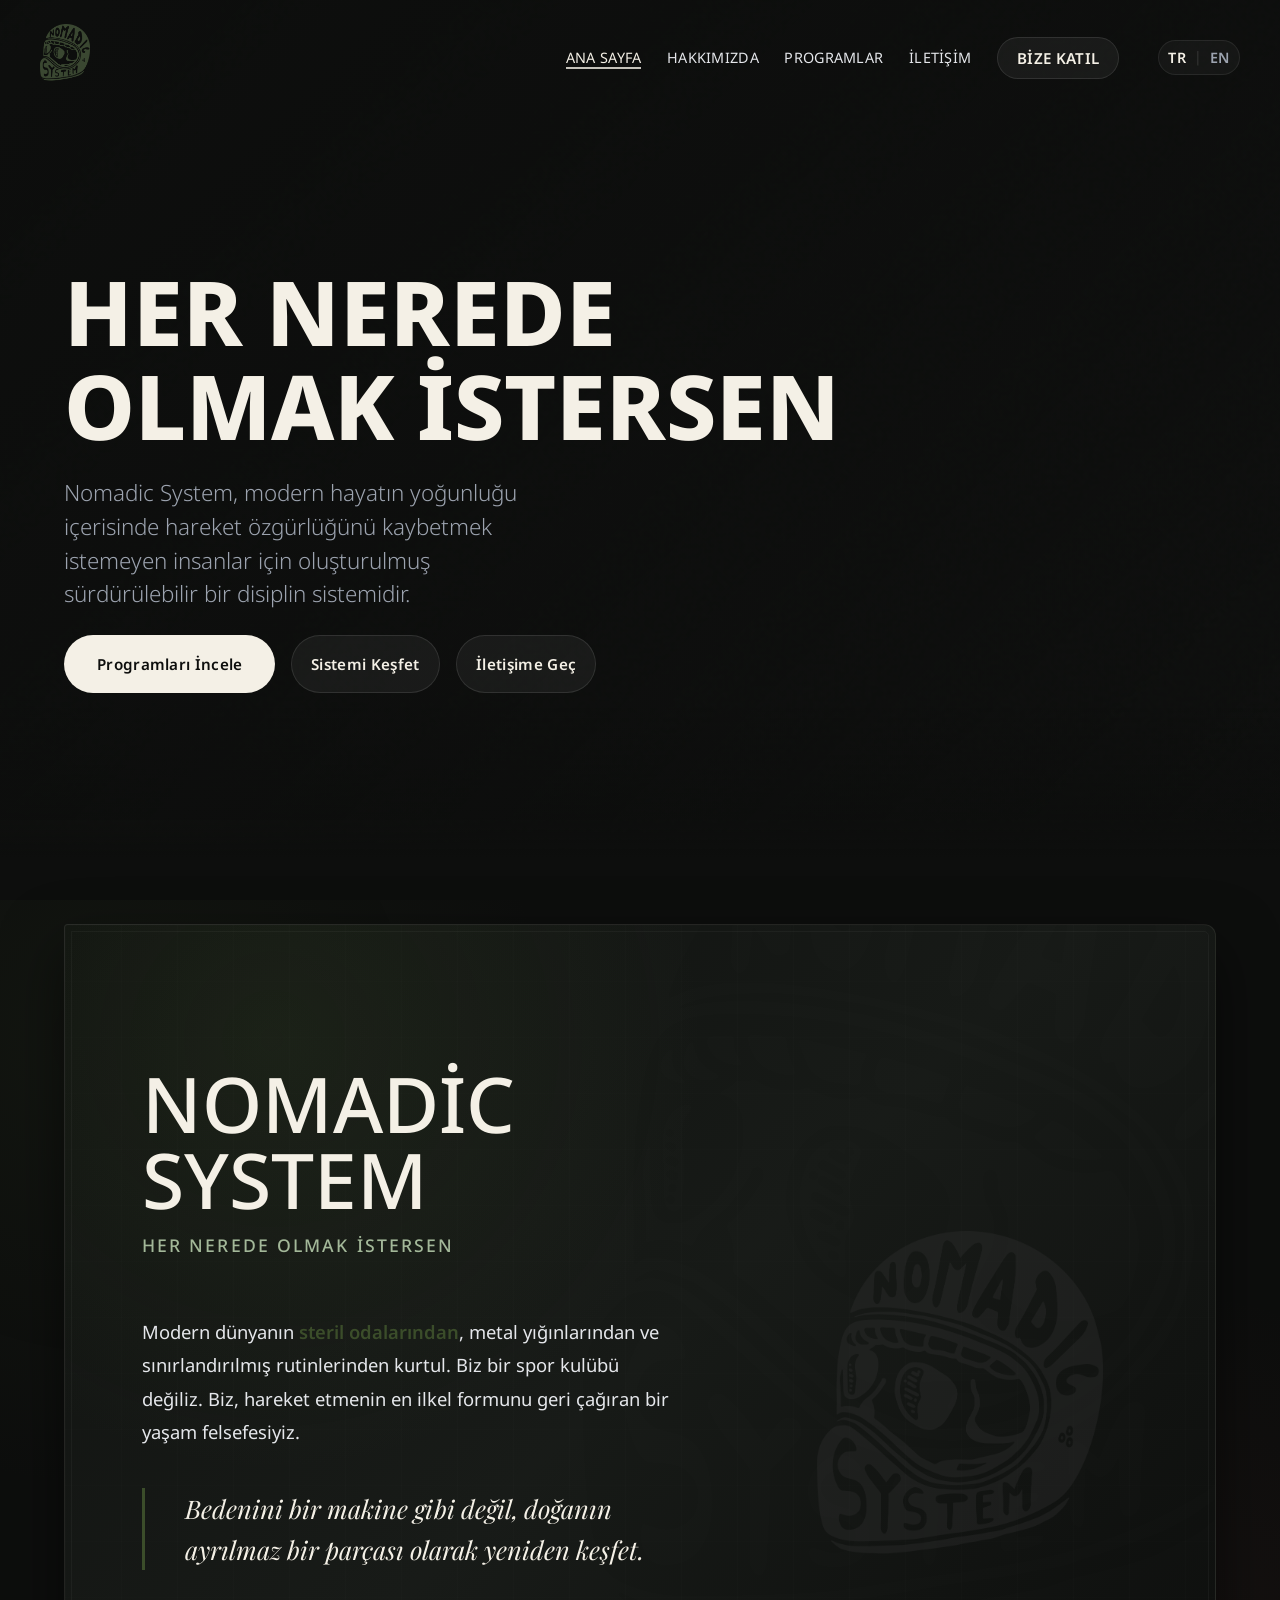
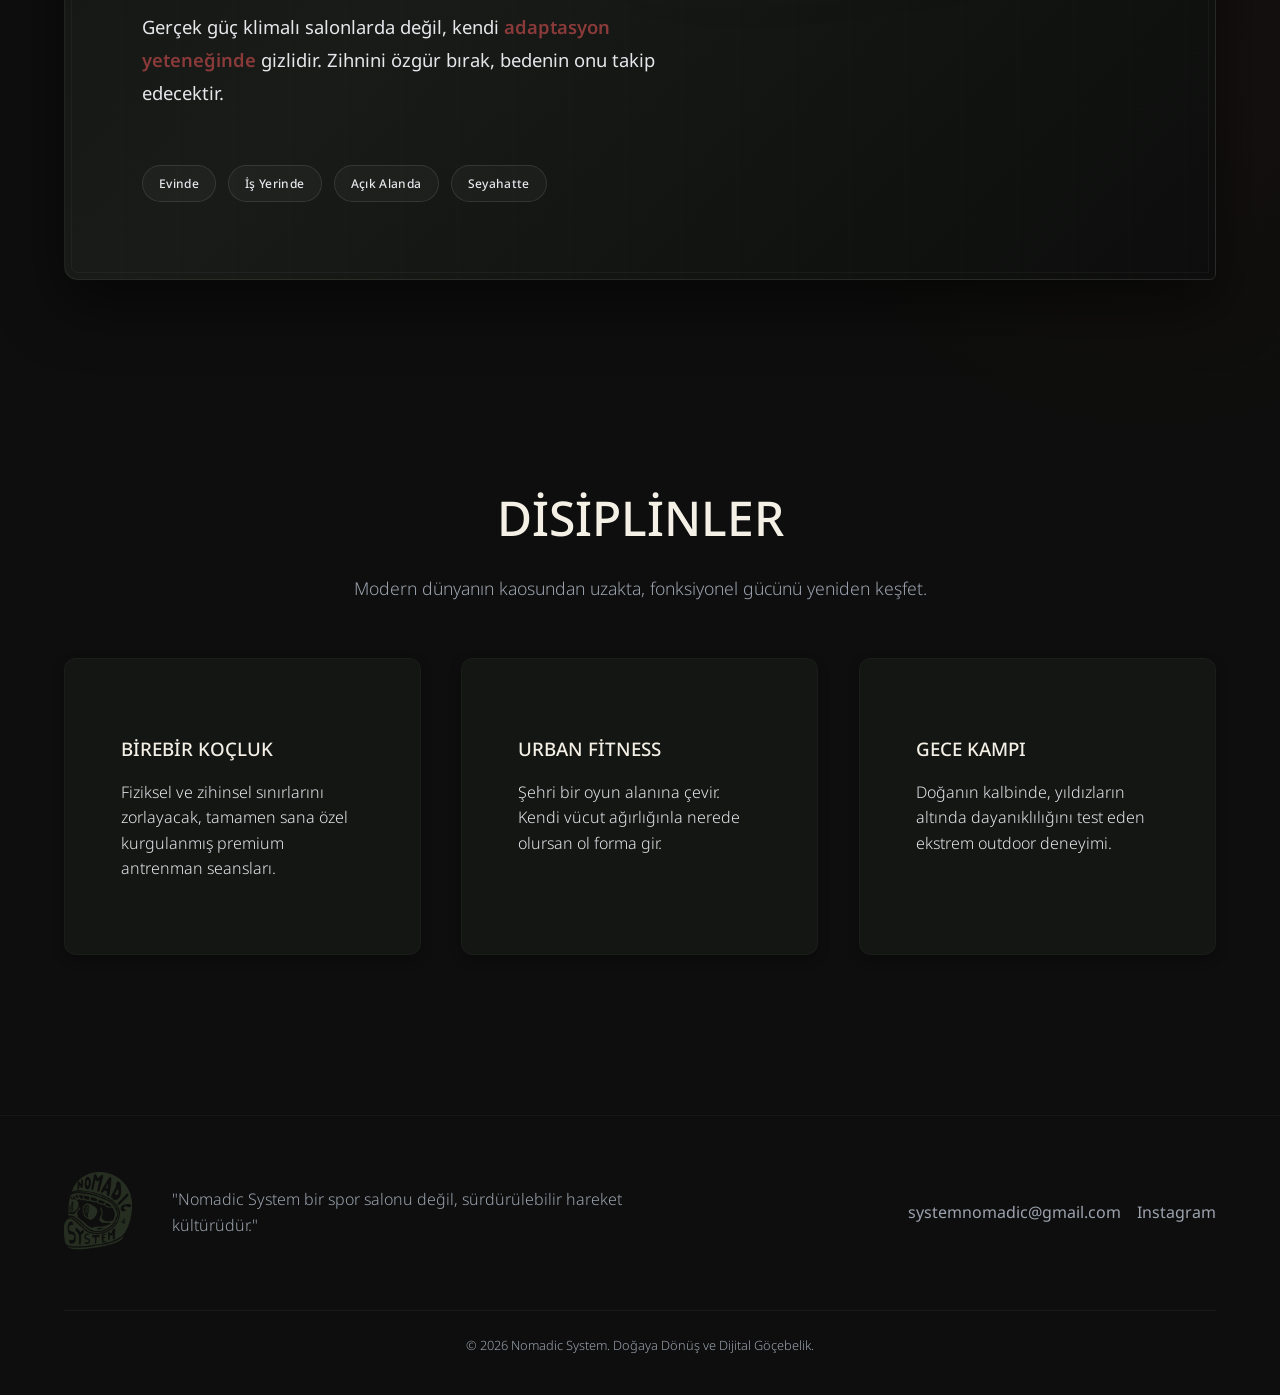
<file: index.html>
<!DOCTYPE html>
<!-- Designed by Mehmet Emre Yıldırım | instagram.com/emreyldms/ -->
<html lang="tr">
<head>
    <meta charset="UTF-8">
    <meta name="viewport" content="width=device-width, initial-scale=1.0">
    <title>Nomadic System | Premium Outdoor &amp; Fitness</title>
    <link rel="icon" type="image/png" href="images/logopng.png">
    <link rel="stylesheet" href="style.css">
</head>
<body>
    <!-- METIN DUZENLEME REHBERI: CTRL+F ile "EDIT:" arat. tr-text Turkce, en-text Ingilizce metindir. -->

    <!-- EDIT: NAVBAR MENULERI - Ust menude gorunen sayfa isimleri ve Bize Katil butonu -->
    <header>
        <div class="nav-container">
            <a href="#" class="logo">
                <img src="images/logopng.png" alt="Nomadic System Logo" class="nav-logo">
            </a>
            <button class="hamburger" aria-label="Menüyü Aç">
                <span></span>
                <span></span>
            </button>
            <nav>
                <ul>
                    <li><a href="index.html" class="active"><span class="tr-text">Ana Sayfa</span><span class="en-text">Home</span></a></li> <!-- Navbar: Ana Sayfa linki -->
                    <li><a href="hakkimizda.html"><span class="tr-text">Hakkımızda</span><span class="en-text">About</span></a></li>
                    <li><a href="programlar.html"><span class="tr-text">Programlar</span><span class="en-text">Programs</span></a></li>
                    <li><a href="iletisim.html"><span class="tr-text">İletişim</span><span class="en-text">Contact</span></a></li>
                    <li><a href="https://wa.me/905398380835?text=Merhaba,%20Nomadic%20System%20hakk%C4%B1nda%20bilgi%20almak%20istiyorum." target="_blank" rel="noopener" class="btn btn-nav"><span class="tr-text">Bize Katıl</span><span class="en-text">Join Us</span></a></li>
                    <li class="lang-toggle">
                        <a href="#" class="lang-btn" data-lang="tr">TR</a>
                        <span class="lang-separator">|</span>
                        <a href="#" class="lang-btn" data-lang="en">EN</a>
                    </li>
                </ul>
            </nav>
        </div>
    </header>

    <!-- EDIT: ANASAYFA HERO - Ilk ekranda gorunen buyuk baslik, aciklama ve butonlar -->
    <section class="hero">
        <div class="hero-overlay"></div>
        <div class="hero-content reveal">
            <h1 class="tr-text">HER NEREDE<br>OLMAK İSTERSEN</h1> <!-- EDIT: HERO BASLIK TR -->
            <h1 class="en-text">WHEREVER YOU<br>WANT TO BE</h1> <!-- EDIT: HERO BASLIK EN -->
            <p class="manifesto tr-text">Nomadic System, modern hayatın yoğunluğu içerisinde hareket özgürlüğünü kaybetmek istemeyen insanlar için oluşturulmuş sürdürülebilir bir disiplin sistemidir.</p> <!-- EDIT: HERO ACIKLAMA TR -->
            <p class="manifesto en-text">Nomadic System is a sustainable discipline built for those who refuse to lose their freedom of movement amidst the chaos of modern life.</p> <!-- EDIT: HERO ACIKLAMA EN -->
            <div class="hero-buttons">
                <a href="programlar.html" class="btn btn-primary"><span class="tr-text">Programları İncele</span><span class="en-text">Explore Programs</span></a>
                <a href="hakkimizda.html" class="btn btn-nav"><span class="tr-text">Sistemi Keşfet</span><span class="en-text">Discover System</span></a>
                <a href="iletisim.html" class="btn btn-nav"><span class="tr-text">İletişime Geç</span><span class="en-text">Contact Us</span></a>
            </div>
        </div>
    </section>

    <main>
        <!-- EDIT: ANASAYFA MANIFESTO - Logo karti, manifesto paragraflari, quote ve rozetler -->
        <section class="manifesto-section home-manifesto reveal">
            <div class="manifesto-poster dark-board">
                <img src="images/logopng.png" alt="" class="manifesto-watermark">
                
                <div class="manifesto-content">
                    <h2 class="manifesto-title tr-text">Nomadic System</h2> <!-- EDIT: MANIFESTO BASLIK TR -->
                    <h2 class="manifesto-title en-text">Nomadic System</h2> <!-- EDIT: MANIFESTO BASLIK EN -->
                    
                    <h3 class="manifesto-slogan tr-text">Her Nerede Olmak İstersen</h3> <!-- EDIT: MANIFESTO ALT BASLIK TR -->
                    <h3 class="manifesto-slogan en-text">Wherever You Want To Be</h3> <!-- EDIT: MANIFESTO ALT BASLIK EN -->
                    
                    <div class="manifesto-text">
                        <p class="tr-text">Modern dünyanın <span class="highlight-olive">steril odalarından</span>, metal yığınlarından ve sınırlandırılmış rutinlerinden kurtul. Biz bir spor kulübü değiliz. Biz, hareket etmenin en ilkel formunu geri çağıran bir yaşam felsefesiyiz.</p> <!-- EDIT: MANIFESTO PARAGRAF 1 TR -->
                        <p class="en-text">Break free from the <span class="highlight-olive">sterile rooms</span>, piles of metal, and restricted routines of the modern world. We are not a sports club. We are a lifestyle philosophy recalling the most primal form of movement.</p> <!-- EDIT: MANIFESTO PARAGRAF 1 EN -->
                        
                        <blockquote class="manifesto-quote tr-text"> <!-- EDIT: MANIFESTO QUOTE TR -->
                            Bedenini bir makine gibi değil, doğanın ayrılmaz bir parçası olarak yeniden keşfet.
                        </blockquote>
                        <blockquote class="manifesto-quote en-text"> <!-- EDIT: MANIFESTO QUOTE EN -->
                            Rediscover your body not as a machine, but as an integral part of nature.
                        </blockquote>
                        
                        <p class="tr-text">Gerçek güç klimalı salonlarda değil, kendi <span class="highlight-burgundy">adaptasyon yeteneğinde</span> gizlidir. Zihnini özgür bırak, bedenin onu takip edecektir.</p>
                        <p class="en-text">Real strength lies not in air-conditioned halls, but in your own <span class="highlight-burgundy">adaptability</span>. Free your mind, your body will follow.</p>
                    </div>

                    <div class="manifesto-badges tr-text">
                        <span class="badge">Evinde</span>
                        <span class="badge">İş Yerinde</span>
                        <span class="badge">Açık Alanda</span>
                        <span class="badge">Seyahatte</span>
                    </div>
                    <div class="manifesto-badges en-text">
                        <span class="badge">At Home</span>
                        <span class="badge">At Work</span>
                        <span class="badge">Outdoors</span>
                        <span class="badge">Traveling</span>
                    </div>
                </div>
                
                <div class="manifesto-visual">
                    <img src="images/logopng.png" alt="Nomadic System Logo">
                </div>
            </div>
        </section>

        <!-- EDIT: ANASAYFA DISIPLINLER - Uc kartin baslik ve aciklamalari -->
        <section id="antrenman" class="features-section">
            <div class="section-header reveal">
                <h2 class="tr-text">Disiplinler</h2>
                <h2 class="en-text">Disciplines</h2>
                <p class="tr-text">Modern dünyanın kaosundan uzakta, fonksiyonel gücünü yeniden keşfet.</p>
                <p class="en-text">Rediscover your functional strength far from the chaos of the modern world.</p>
            </div>
            <div class="cards-container">
                <div class="card reveal">
                    <h3 class="tr-text">Birebir Koçluk</h3> <!-- EDIT: KART 1 BASLIK TR -->
                    <h3 class="en-text">1V1 Coaching</h3>
                    <p class="tr-text">Fiziksel ve zihinsel sınırlarını zorlayacak, tamamen sana özel kurgulanmış premium antrenman seansları.</p>
                    <p class="en-text">Premium training sessions exclusively tailored for you, pushing your physical and mental boundaries.</p>
                </div>
                <div class="card reveal" style="transition-delay: 0.1s;">
                    <h3 class="tr-text">Urban Fitness</h3>
                    <h3 class="en-text">Urban Fitness</h3>
                    <p class="tr-text">Şehri bir oyun alanına çevir. Kendi vücut ağırlığınla nerede olursan ol forma gir.</p>
                    <p class="en-text">Turn the city into a playground. Get in shape wherever you are using your body weight.</p>
                </div>
                <div class="card reveal" style="transition-delay: 0.2s;">
                    <h3 class="tr-text">Gece Kampı</h3>
                    <h3 class="en-text">Night Camp</h3>
                    <p class="tr-text">Doğanın kalbinde, yıldızların altında dayanıklılığını test eden ekstrem outdoor deneyimi.</p>
                    <p class="en-text">An extreme outdoor experience testing your endurance in the heart of nature under the stars.</p>
                </div>
            </div>
        </section>
    </main>

    <!-- EDIT: FOOTER - Alt kisim manifesto, mail ve Instagram linki -->
    <footer id="iletisim">
        <div class="footer-content reveal">
            <img src="images/logopng.png" alt="Nomadic System" class="footer-logo">
            <p class="footer-manifesto tr-text">"Nomadic System bir spor salonu değil, sürdürülebilir hareket kültürüdür."</p>
            <p class="footer-manifesto en-text">"Nomadic System is not a gym. It is a sustainable movement culture."</p>
            <div class="social-links">
                <a href="mailto:systemnomadic@gmail.com" class="email-glow">systemnomadic@gmail.com</a>
                <a href="https://www.instagram.com/systemnomadic/" target="_blank" rel="noopener">Instagram</a>
            </div>
        </div>
        <div class="footer-bottom">
            &copy; <span id="current-year">2026</span> Nomadic System. <span class="tr-text">Doğaya Dönüş ve Dijital Göçebelik.</span><span class="en-text">Return to nature. Move without borders.</span>
        </div>
    </footer>

    <!-- Popbox / Modal -->
    <div class="modal-overlay" id="joinModal">
        <div class="modal-content">
            <button class="modal-close" id="closeModal">&times;</button>
            <h2>Yolculuğa Katıl</h2>
            <p style="color: var(--text-muted); margin-bottom: var(--spacing-md);">Doğanın çağrısına kulak ver. E-posta adresini bırak, dijital göçebe rotamıza dahil ol.</p>
            <form class="modal-form">
                <input type="email" placeholder="E-Posta Adresiniz" required>
                <button type="submit" class="btn btn-primary">Gönder</button>
            </form>
        </div>
    </div>

    <script src="script.js"></script>
</body>
</html>
</file>
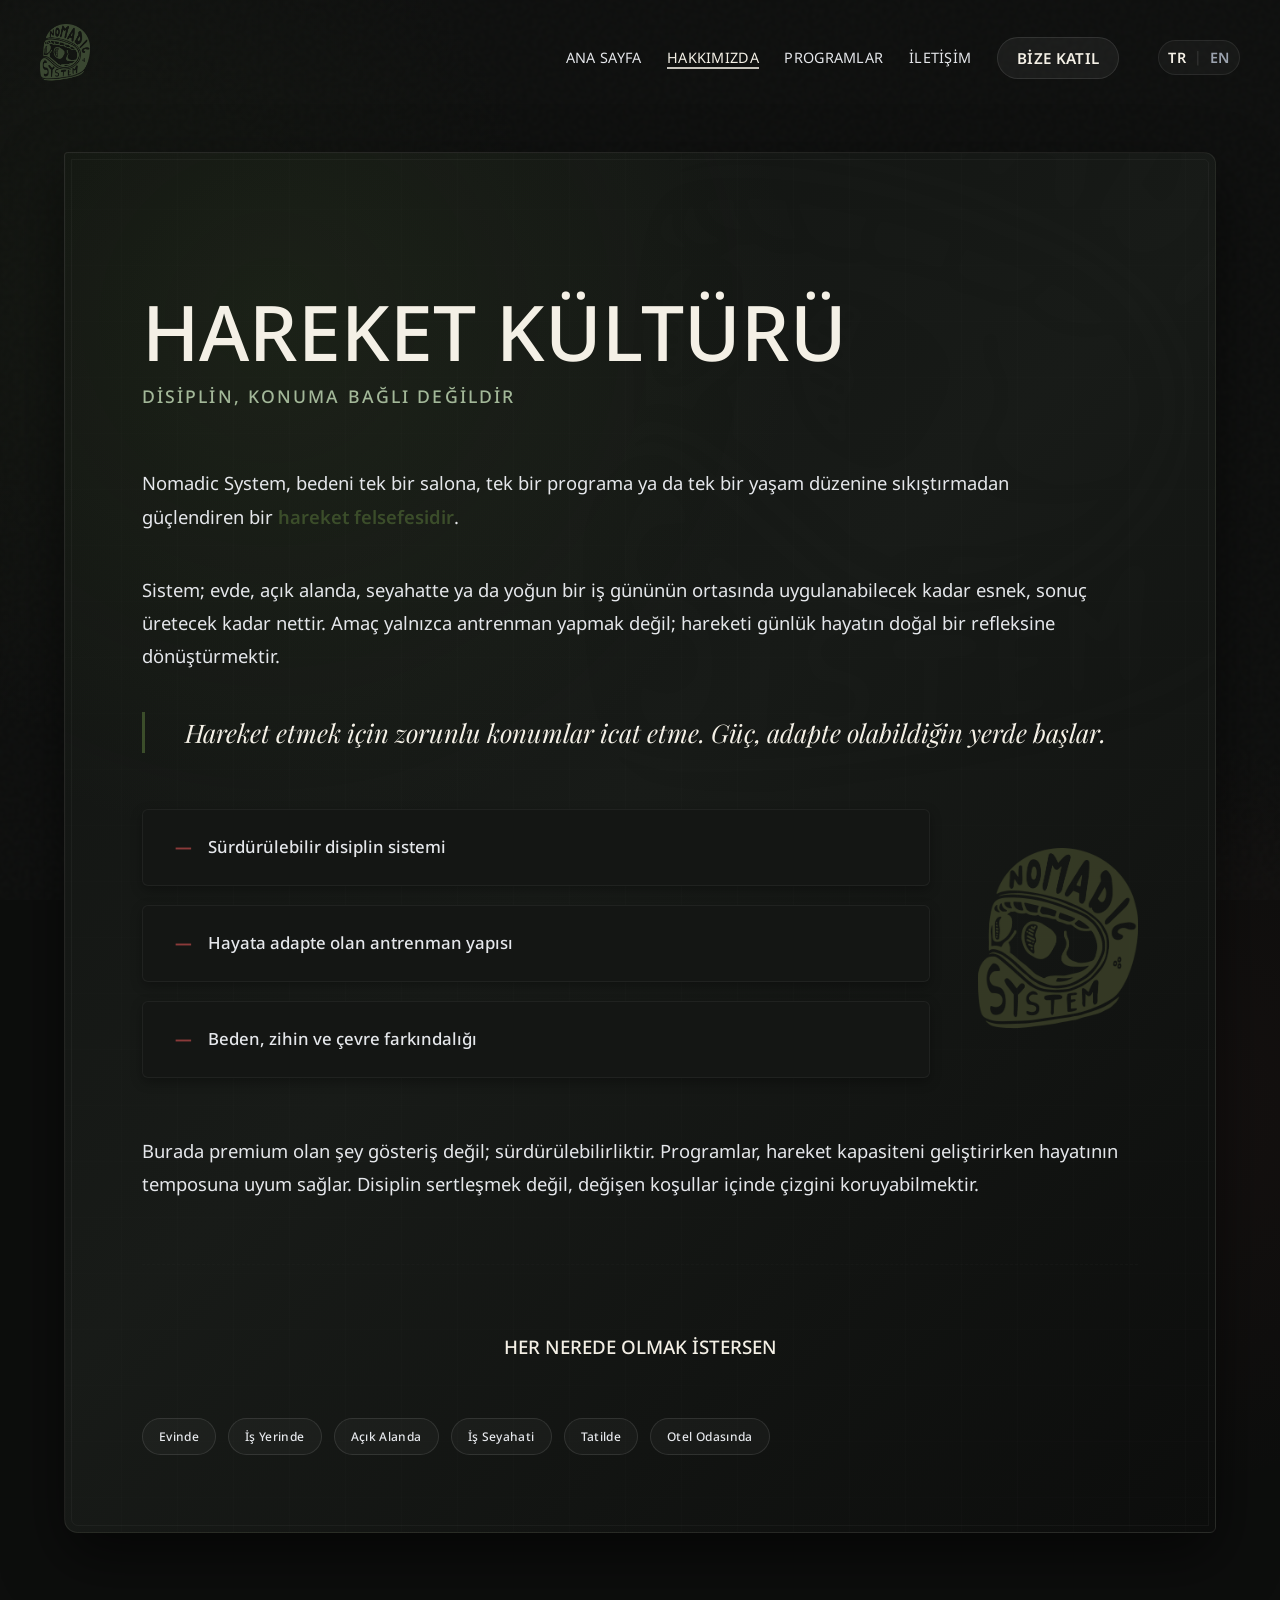
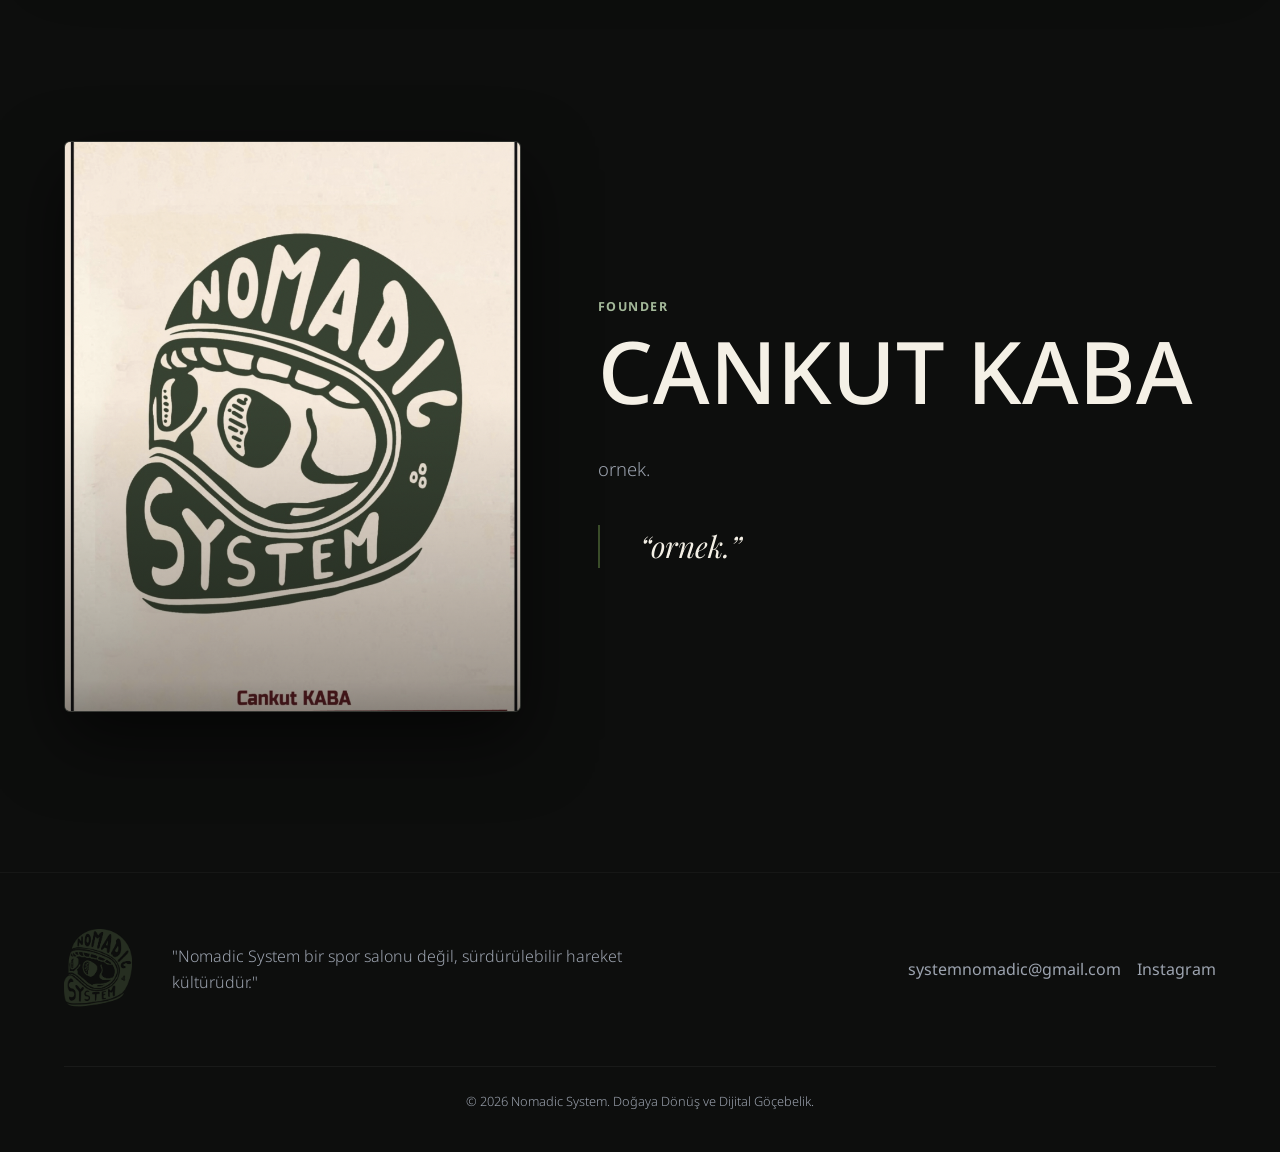
<file: hakkimizda.html>
<!DOCTYPE html>
<!-- Designed by Mehmet Emre Yıldırım | instagram.com/emreyldms/ -->
<html lang="tr">
<head>
    <meta charset="UTF-8">
    <meta name="viewport" content="width=device-width, initial-scale=1.0">
    <title>Hakkımızda | Nomadic System</title>
    <link rel="icon" type="image/png" href="images/logopng.png">
    <link rel="stylesheet" href="style.css">
</head>
<body>
    <!-- METIN DUZENLEME REHBERI: CTRL+F ile "EDIT:" arat. tr-text Turkce, en-text Ingilizce metindir. -->
    <header>
        <div class="nav-container">
            <a href="index.html" class="logo">
                <img src="images/logopng.png" alt="Nomadic System Logo" class="nav-logo">
            </a>
            <button class="hamburger" aria-label="Menüyü Aç">
                <span></span>
                <span></span>
            </button>
            <nav>
                <ul>
                    <li><a href="index.html"><span class="tr-text">Ana Sayfa</span><span class="en-text">Home</span></a></li>
                    <li><a href="hakkimizda.html" class="active"><span class="tr-text">Hakkımızda</span><span class="en-text">About</span></a></li>
                    <li><a href="programlar.html"><span class="tr-text">Programlar</span><span class="en-text">Programs</span></a></li>
                    <li><a href="iletisim.html"><span class="tr-text">İletişim</span><span class="en-text">Contact</span></a></li>
                    <li><a href="https://wa.me/905398380835?text=Merhaba,%20Nomadic%20System%20hakk%C4%B1nda%20bilgi%20almak%20istiyorum." target="_blank" rel="noopener" class="btn btn-nav"><span class="tr-text">Bize Katıl</span><span class="en-text">Join Us</span></a></li>
                    <li class="lang-toggle">
                        <a href="#" class="lang-btn" data-lang="tr">TR</a>
                        <span class="lang-separator">|</span>
                        <a href="#" class="lang-btn" data-lang="en">EN</a>
                    </li>
                </ul>
            </nav>
        </div>
    </header>

    <main>
        <!-- EDIT: HAKKIMIZDA MANIFESTO - Sayfanin ana felsefe metinleri -->
        <section class="manifesto-section reveal about-manifesto">
            <div class="manifesto-poster dark-board">
                <img src="images/logopng.png" alt="" class="manifesto-watermark">
                
                <div class="manifesto-content">
                    <h1 class="manifesto-title tr-text">Hareket Kültürü</h1> <!-- EDIT: HAKKIMIZDA ANA BASLIK TR -->
                    <h1 class="manifesto-title en-text">Movement Culture</h1> <!-- EDIT: HAKKIMIZDA ANA BASLIK EN -->
                    <h2 class="manifesto-slogan tr-text">Disiplin, konuma bağlı değildir</h2> <!-- EDIT: HAKKIMIZDA ALT BASLIK TR -->
                    <h2 class="manifesto-slogan en-text">Discipline is not tied to place</h2> <!-- EDIT: HAKKIMIZDA ALT BASLIK EN -->

                    <div class="manifesto-text">
                        <p class="manifesto-intro tr-text">Nomadic System, bedeni tek bir salona, tek bir programa ya da tek bir yaşam düzenine sıkıştırmadan güçlendiren bir <span class="highlight-olive">hareket felsefesidir</span>.</p> <!-- EDIT: HAKKIMIZDA GIRIS TR -->
                        <p class="manifesto-intro en-text">Nomadic System is a <span class="highlight-olive">movement philosophy</span> built to strengthen the body without locking it into one gym, one program, or one way of living.</p> <!-- EDIT: HAKKIMIZDA GIRIS EN -->

                        <p class="tr-text">Sistem; evde, açık alanda, seyahatte ya da yoğun bir iş gününün ortasında uygulanabilecek kadar esnek, sonuç üretecek kadar nettir. Amaç yalnızca antrenman yapmak değil; hareketi günlük hayatın doğal bir refleksine dönüştürmektir.</p>
                        <p class="en-text">The system is flexible enough for home, open air, travel, or the middle of a demanding workday, and structured enough to create results. The aim is not simply to train, but to make movement a natural reflex of daily life.</p>

                        <blockquote class="manifesto-quote tr-text">
                            Hareket etmek için zorunlu konumlar icat etme. Güç, adapte olabildiğin yerde başlar.
                        </blockquote>
                        <blockquote class="manifesto-quote en-text">
                            Do not invent mandatory locations for movement. Strength begins where you can adapt.
                        </blockquote>

                        <div class="manifesto-services-wrapper">
                            <div class="manifesto-cards tr-text">
                                <div class="m-card">Sürdürülebilir disiplin sistemi</div>
                                <div class="m-card">Hayata adapte olan antrenman yapısı</div>
                                <div class="m-card">Beden, zihin ve çevre farkındalığı</div>
                            </div>
                            <div class="manifesto-cards en-text">
                                <div class="m-card">Sustainable discipline system</div>
                                <div class="m-card">Training structure that adapts to life</div>
                                <div class="m-card">Body, mind, and environment awareness</div>
                            </div>
                            <div class="manifesto-services-logo">
                                <img src="images/logopng.png" alt="Nomadic System Logo">
                            </div>
                        </div>
                        
                        <p class="tr-text">Burada premium olan şey gösteriş değil; sürdürülebilirliktir. Programlar, hareket kapasiteni geliştirirken hayatının temposuna uyum sağlar. Disiplin sertleşmek değil, değişen koşullar içinde çizgini koruyabilmektir.</p>
                        <p class="en-text">What feels premium here is not spectacle; it is sustainability. The programs improve your movement capacity while fitting the pace of your life. Discipline is not rigidity, but the ability to keep your line as conditions change.</p>
                    </div>

                    <div class="manifesto-center-block">
                        <h3 class="manifesto-center-heading tr-text">HER NEREDE OLMAK İSTERSEN</h3>
                        <h3 class="manifesto-center-heading en-text">WHEREVER YOU WANT TO BE</h3>
                        <div class="manifesto-badges center-badges tr-text">
                            <span class="badge">Evinde</span>
                            <span class="badge">İş Yerinde</span>
                            <span class="badge">Açık Alanda</span>
                            <span class="badge">İş Seyahati</span>
                            <span class="badge">Tatilde</span>
                            <span class="badge">Otel Odasında</span>
                        </div>
                        <div class="manifesto-badges center-badges en-text">
                            <span class="badge">At Home</span>
                            <span class="badge">At Work</span>
                            <span class="badge">Outdoors</span>
                            <span class="badge">Business Trip</span>
                            <span class="badge">On Vacation</span>
                            <span class="badge">Hotel Room</span>
                        </div>
                    </div>
                </div>
            </div>
        </section>

        <!-- EDIT: CANKUT KABA BOLUMU - Founder gorseli, isim, kisa metin ve quote -->
        <section class="founder-editorial reveal">
            <div class="founder-frame">
                <img src="images/cankut.png" alt="Cankut Kaba"> <!-- Founder fotografi: degistirmek icin src yolunu guncelle -->
            </div>
            <div class="founder-copy">
                <p class="founder-kicker tr-text">Founder</p> <!-- EDIT: FOUNDER ETIKET TR -->
                <p class="founder-kicker en-text">Founder</p> <!-- EDIT: FOUNDER ETIKET EN -->
                <h2>Cankut Kaba</h2> <!-- EDIT: FOUNDER ISIM -->
                <p class="tr-text">ornek.</p> <!-- EDIT: CANKUT KABA METIN TR -->
                <p class="en-text">ornek.</p> <!-- EDIT: CANKUT KABA METIN EN -->
                <blockquote class="tr-text">“ornek.”</blockquote> <!-- EDIT: CANKUT KABA QUOTE TR -->
                <blockquote class="en-text">“ornek.”</blockquote> <!-- EDIT: CANKUT KABA QUOTE EN -->
            </div>
        </section>
    </main>

    <!-- EDIT: FOOTER - Alt kisim manifesto, mail ve Instagram linki -->
    <footer>
        <div class="footer-content reveal">
            <img src="images/logopng.png" alt="Nomadic System" class="footer-logo">
            <p class="footer-manifesto tr-text">"Nomadic System bir spor salonu değil, sürdürülebilir hareket kültürüdür."</p>
            <p class="footer-manifesto en-text">"Nomadic System is not a gym. It is a sustainable movement culture."</p>
            <div class="social-links">
                <a href="mailto:systemnomadic@gmail.com" class="email-glow">systemnomadic@gmail.com</a>
                <a href="https://www.instagram.com/systemnomadic/" target="_blank" rel="noopener">Instagram</a>
            </div>
        </div>
        <div class="footer-bottom">
            &copy; <span id="current-year">2026</span> Nomadic System. <span class="tr-text">Doğaya Dönüş ve Dijital Göçebelik.</span><span class="en-text">Return to nature. Move without borders.</span>
        </div>
    </footer>

    <!-- Popbox / Modal -->
    <div class="modal-overlay" id="joinModal">
        <div class="modal-content">
            <button class="modal-close" id="closeModal">&times;</button>
            <h2>Yolculuğa Katıl</h2>
            <p style="color: var(--text-muted); margin-bottom: var(--spacing-md);">Doğanın çağrısına kulak ver. E-posta adresini bırak, dijital göçebe rotamıza dahil ol.</p>
            <form class="modal-form">
                <input type="email" placeholder="E-Posta Adresiniz" required>
                <button type="submit" class="btn btn-primary">Gönder</button>
            </form>
        </div>
    </div>

    <script src="script.js"></script>
</body>
</html>
</file>
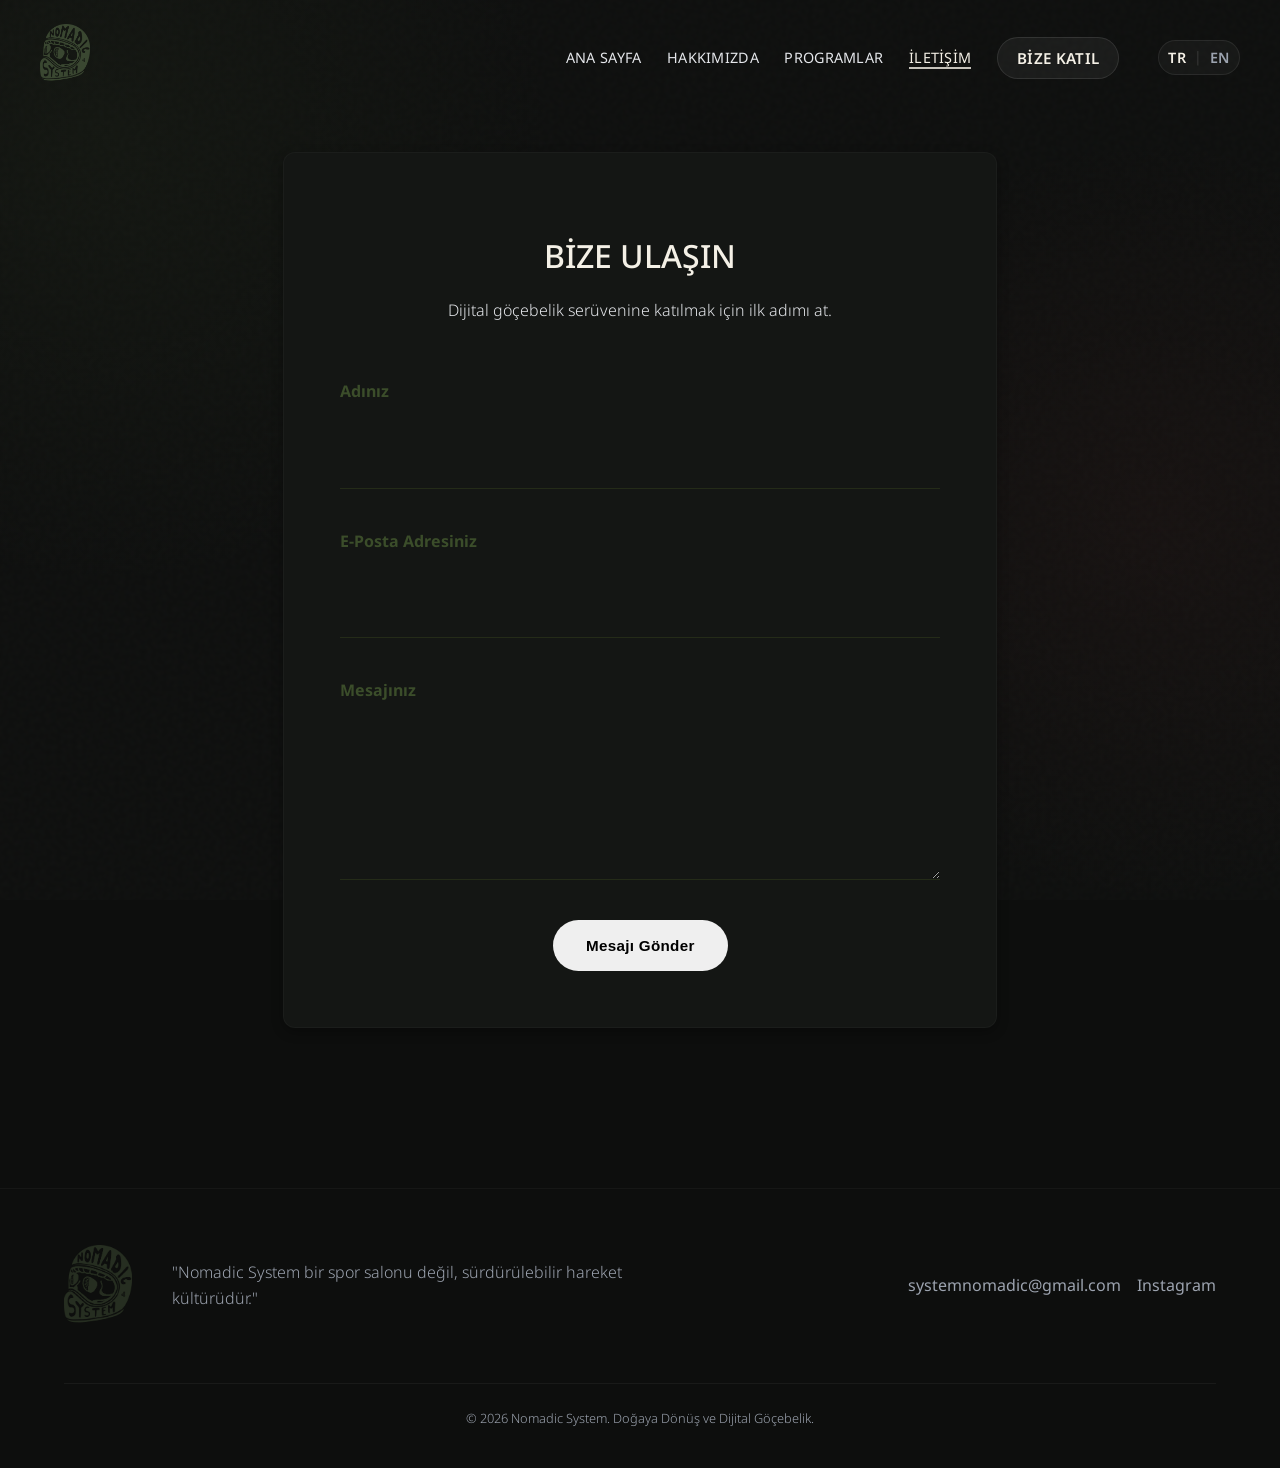
<file: iletisim.html>
<!DOCTYPE html>
<!-- Designed by Mehmet Emre Yıldırım | instagram.com/emreyldms/ -->
<html lang="tr">
<head>
    <meta charset="UTF-8">
    <meta name="viewport" content="width=device-width, initial-scale=1.0">
    <title>İletişim | Nomadic System</title>
    <link rel="icon" type="image/png" href="images/logopng.png">
    <link rel="stylesheet" href="style.css">
</head>
<body>
    <!-- METIN DUZENLEME REHBERI: CTRL+F ile "EDIT:" arat. tr-text Turkce, en-text Ingilizce metindir. -->
    <header>
        <div class="nav-container">
            <a href="index.html" class="logo">
                <img src="images/logopng.png" alt="Nomadic System Logo" class="nav-logo">
            </a>
            <button class="hamburger" aria-label="Menüyü Aç">
                <span></span>
                <span></span>
            </button>
            <nav>
                <ul>
                    <li><a href="index.html"><span class="tr-text">Ana Sayfa</span><span class="en-text">Home</span></a></li>
                    <li><a href="hakkimizda.html"><span class="tr-text">Hakkımızda</span><span class="en-text">About</span></a></li>
                    <li><a href="programlar.html"><span class="tr-text">Programlar</span><span class="en-text">Programs</span></a></li>
                    <li><a href="iletisim.html" class="active"><span class="tr-text">İletişim</span><span class="en-text">Contact</span></a></li>
                    <li><a href="https://wa.me/905398380835?text=Merhaba,%20Nomadic%20System%20hakk%C4%B1nda%20bilgi%20almak%20istiyorum." target="_blank" rel="noopener" class="btn btn-nav"><span class="tr-text">Bize Katıl</span><span class="en-text">Join Us</span></a></li>
                    <li class="lang-toggle">
                        <a href="#" class="lang-btn" data-lang="tr">TR</a>
                        <span class="lang-separator">|</span>
                        <a href="#" class="lang-btn" data-lang="en">EN</a>
                    </li>
                </ul>
            </nav>
        </div>
    </header>

    <!-- EDIT: ILETISIM SAYFASI - Baslik, aciklama, form etiketleri ve buton metni -->
    <main class="contact-page">
        <div class="card" style="max-width: 600px; margin: 0 auto; text-align: left;">
            <h1 style="text-align: center;" class="tr-text">Bize Ulaşın</h1> <!-- EDIT: ILETISIM BASLIK TR -->
            <h1 style="text-align: center;" class="en-text">Contact Us</h1> <!-- EDIT: ILETISIM BASLIK EN -->
            <p style="text-align: center; margin-bottom: var(--spacing-lg);" class="tr-text">Dijital göçebelik serüvenine katılmak için ilk adımı at.</p> <!-- EDIT: ILETISIM ACIKLAMA TR -->
            <p style="text-align: center; margin-bottom: var(--spacing-lg);" class="en-text">Take the first step to join the digital nomad adventure.</p> <!-- EDIT: ILETISIM ACIKLAMA EN -->
            
            <form action="#" method="POST" style="display: flex; flex-direction: column; gap: var(--spacing-md);">
                <div style="display: flex; flex-direction: column; gap: var(--spacing-xs);">
                    <label for="isim" style="font-weight: bold; color: var(--main-color);"><span class="tr-text">Adınız</span><span class="en-text">Your Name</span></label> <!-- EDIT: FORM AD ETIKETI -->
                    <input type="text" id="isim" name="isim">
                </div>
                
                <div style="display: flex; flex-direction: column; gap: var(--spacing-xs);">
                    <label for="email" style="font-weight: bold; color: var(--main-color);"><span class="tr-text">E-Posta Adresiniz</span><span class="en-text">Email Address</span></label> <!-- EDIT: FORM EMAIL ETIKETI -->
                    <input type="email" id="email" name="email">
                </div>

                <div style="display: flex; flex-direction: column; gap: var(--spacing-xs);">
                    <label for="mesaj" style="font-weight: bold; color: var(--main-color);"><span class="tr-text">Mesajınız</span><span class="en-text">Your Message</span></label> <!-- EDIT: FORM MESAJ ETIKETI -->
                    <textarea id="mesaj" name="mesaj" rows="5"></textarea>
                </div>
                
                <div style="text-align: center;">
                    <button type="submit" class="btn">
                        <span class="tr-text">Mesajı Gönder</span>
                        <span class="en-text">Send Message</span>
                    </button>
                </div>
            </form>
        </div>
    </main>

    <!-- EDIT: FOOTER - Alt kisim manifesto, mail ve Instagram linki -->
    <footer>
        <div class="footer-content reveal">
            <img src="images/logopng.png" alt="Nomadic System" class="footer-logo">
            <p class="footer-manifesto tr-text">"Nomadic System bir spor salonu değil, sürdürülebilir hareket kültürüdür."</p>
            <p class="footer-manifesto en-text">"Nomadic System is not a gym. It is a sustainable movement culture."</p>
            <div class="social-links">
                <a href="mailto:systemnomadic@gmail.com" class="email-glow">systemnomadic@gmail.com</a>
                <a href="https://www.instagram.com/systemnomadic/" target="_blank" rel="noopener">Instagram</a>
            </div>
        </div>
        <div class="footer-bottom">
            &copy; <span id="current-year">2026</span> Nomadic System. <span class="tr-text">Doğaya Dönüş ve Dijital Göçebelik.</span><span class="en-text">Return to nature. Move without borders.</span>
        </div>
    </footer>

    <!-- Popbox / Modal -->
    <div class="modal-overlay" id="joinModal">
        <div class="modal-content">
            <button class="modal-close" id="closeModal">&times;</button>
            <h2>Yolculuğa Katıl</h2>
            <p style="color: var(--text-muted); margin-bottom: var(--spacing-md);">Doğanın çağrısına kulak ver. E-posta adresini bırak, dijital göçebe rotamıza dahil ol.</p>
            <form class="modal-form">
                <input type="email" placeholder="E-Posta Adresiniz" required>
                <button type="submit" class="btn btn-primary">Gönder</button>
            </form>
        </div>
    </div>

    <script src="script.js"></script>
</body>
</html>
</file>
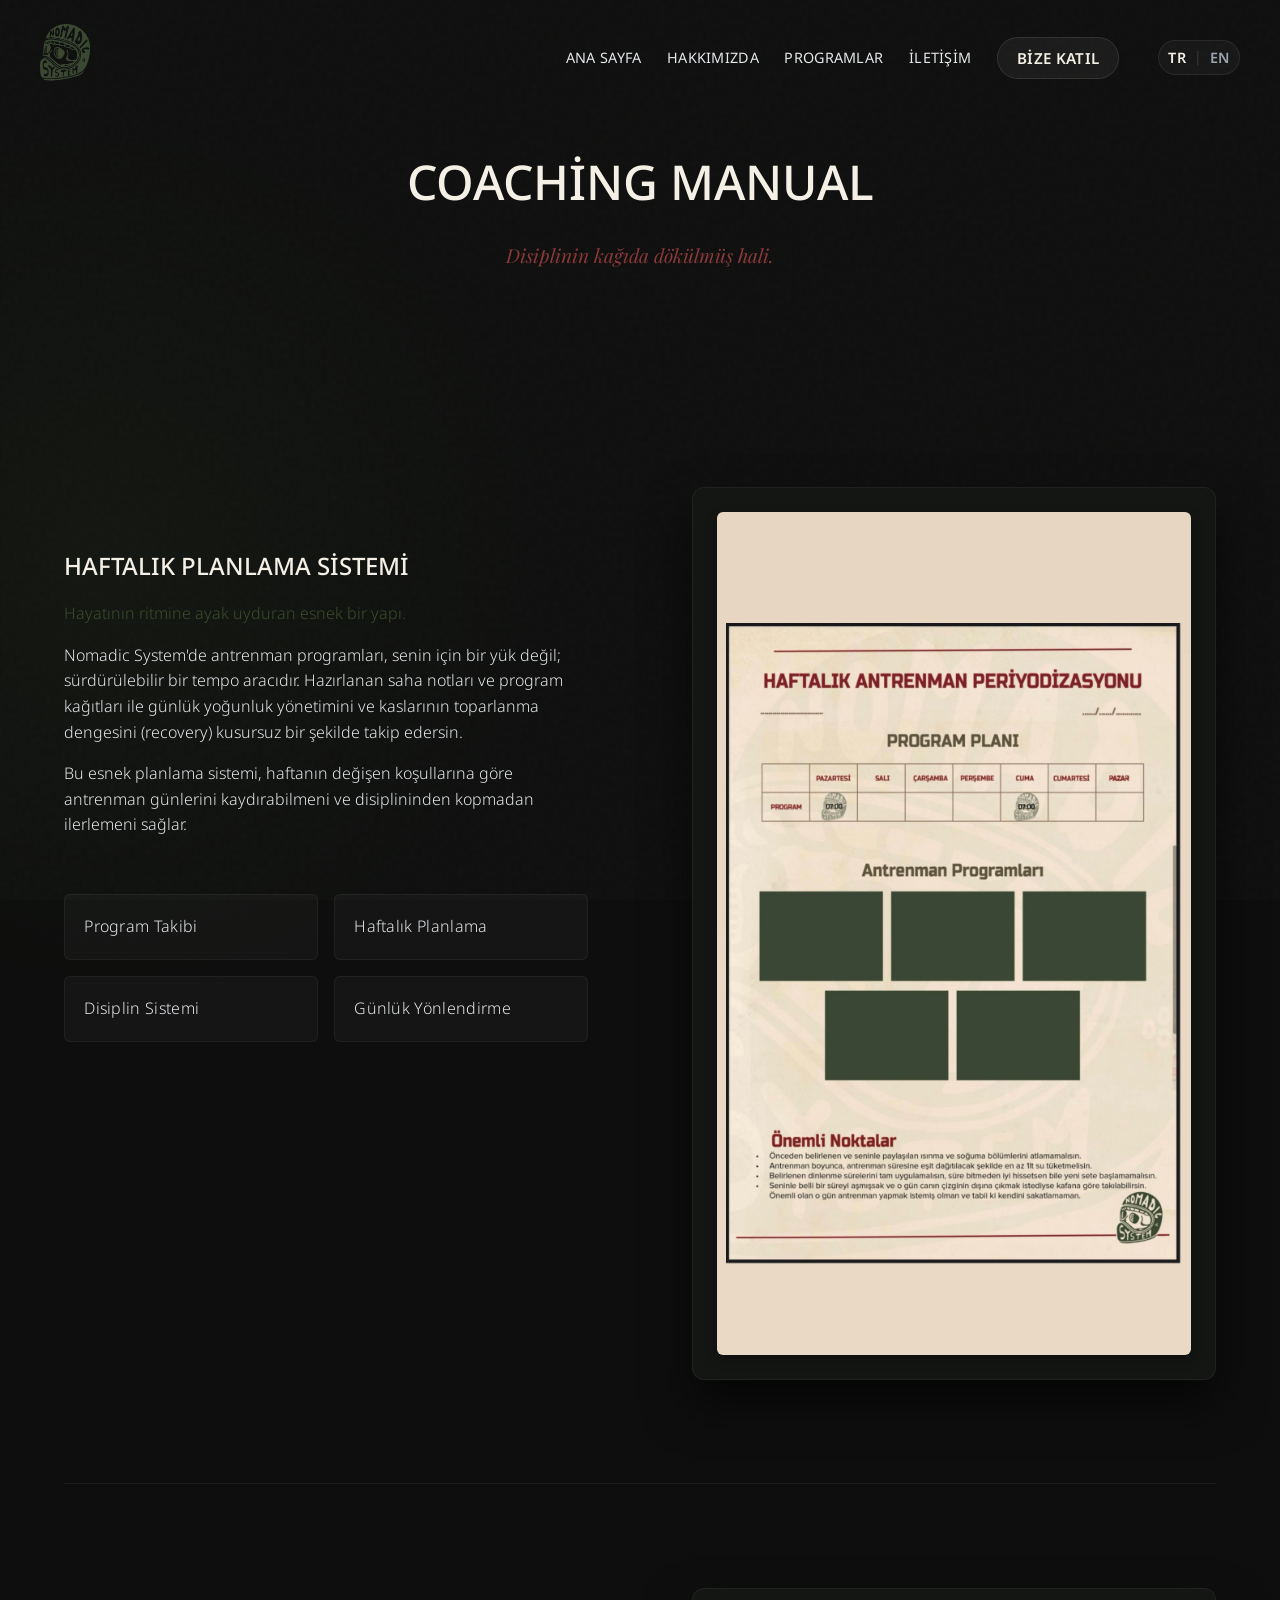
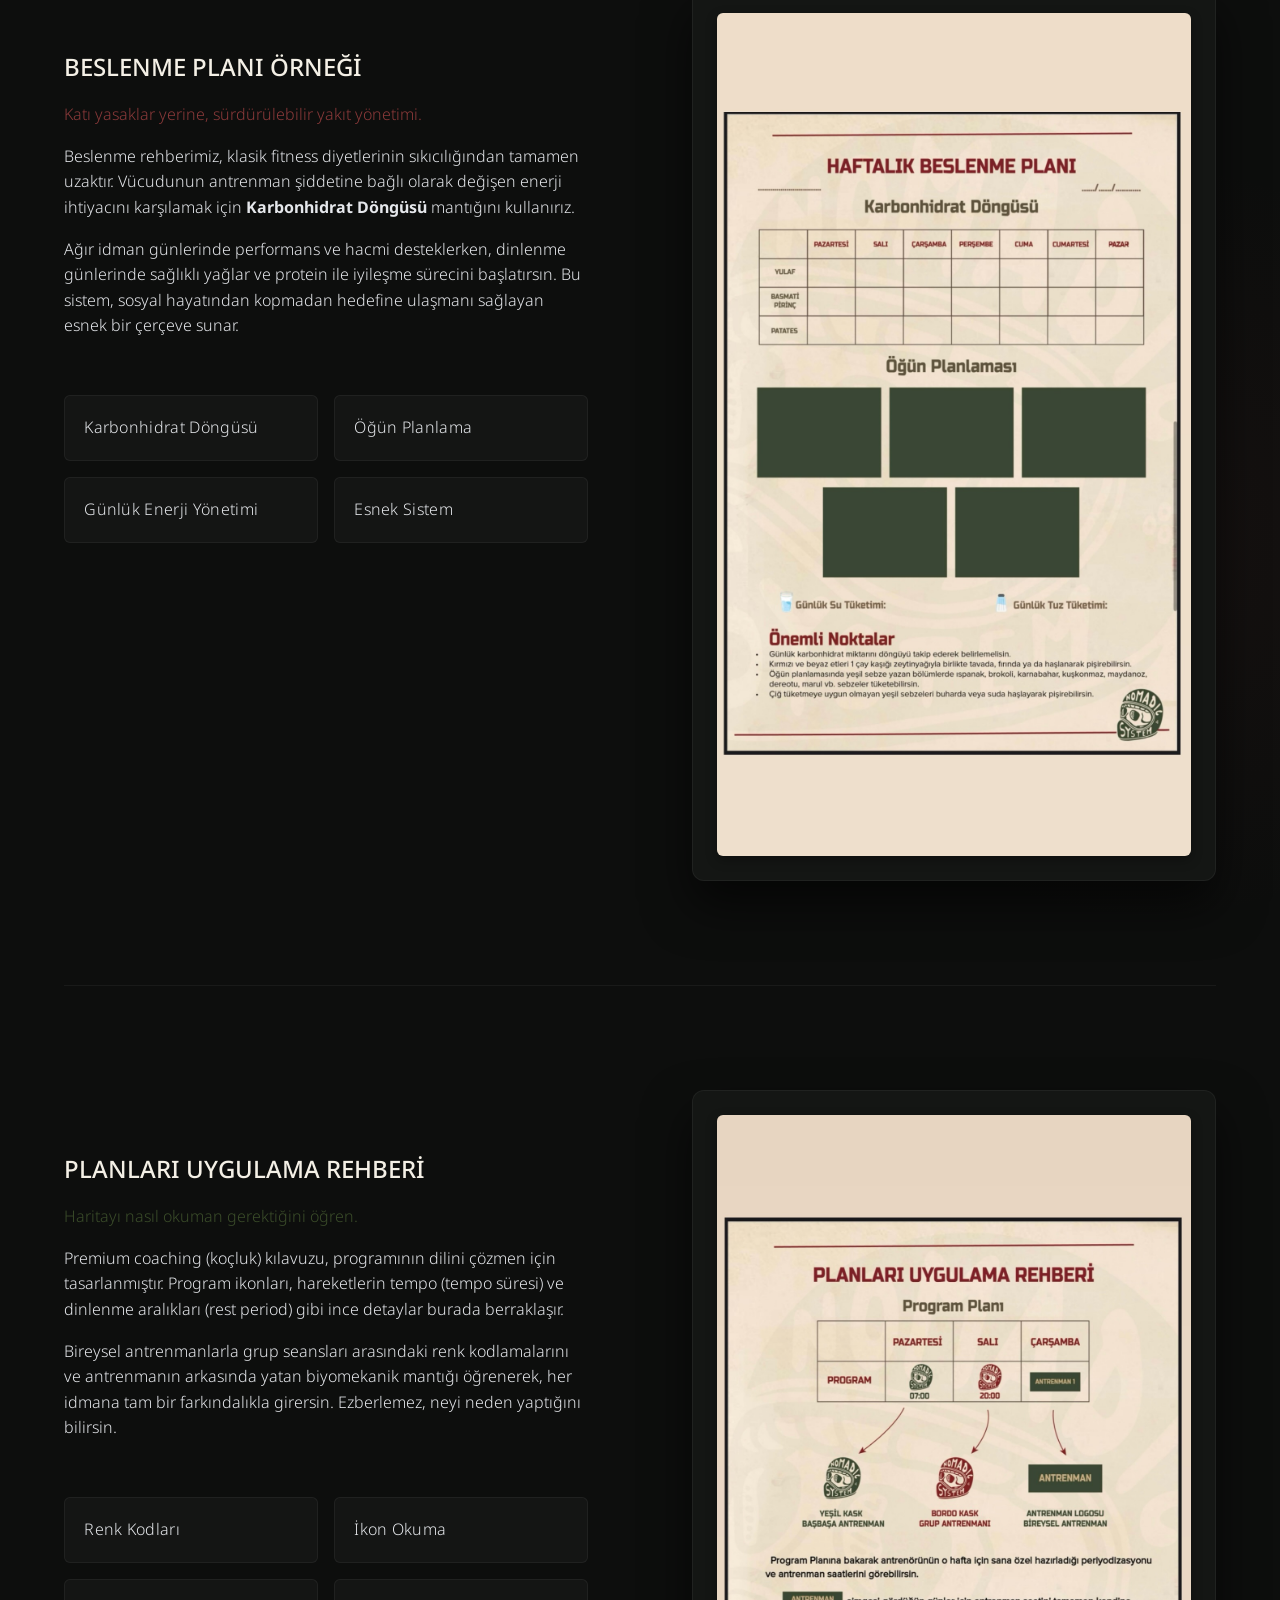
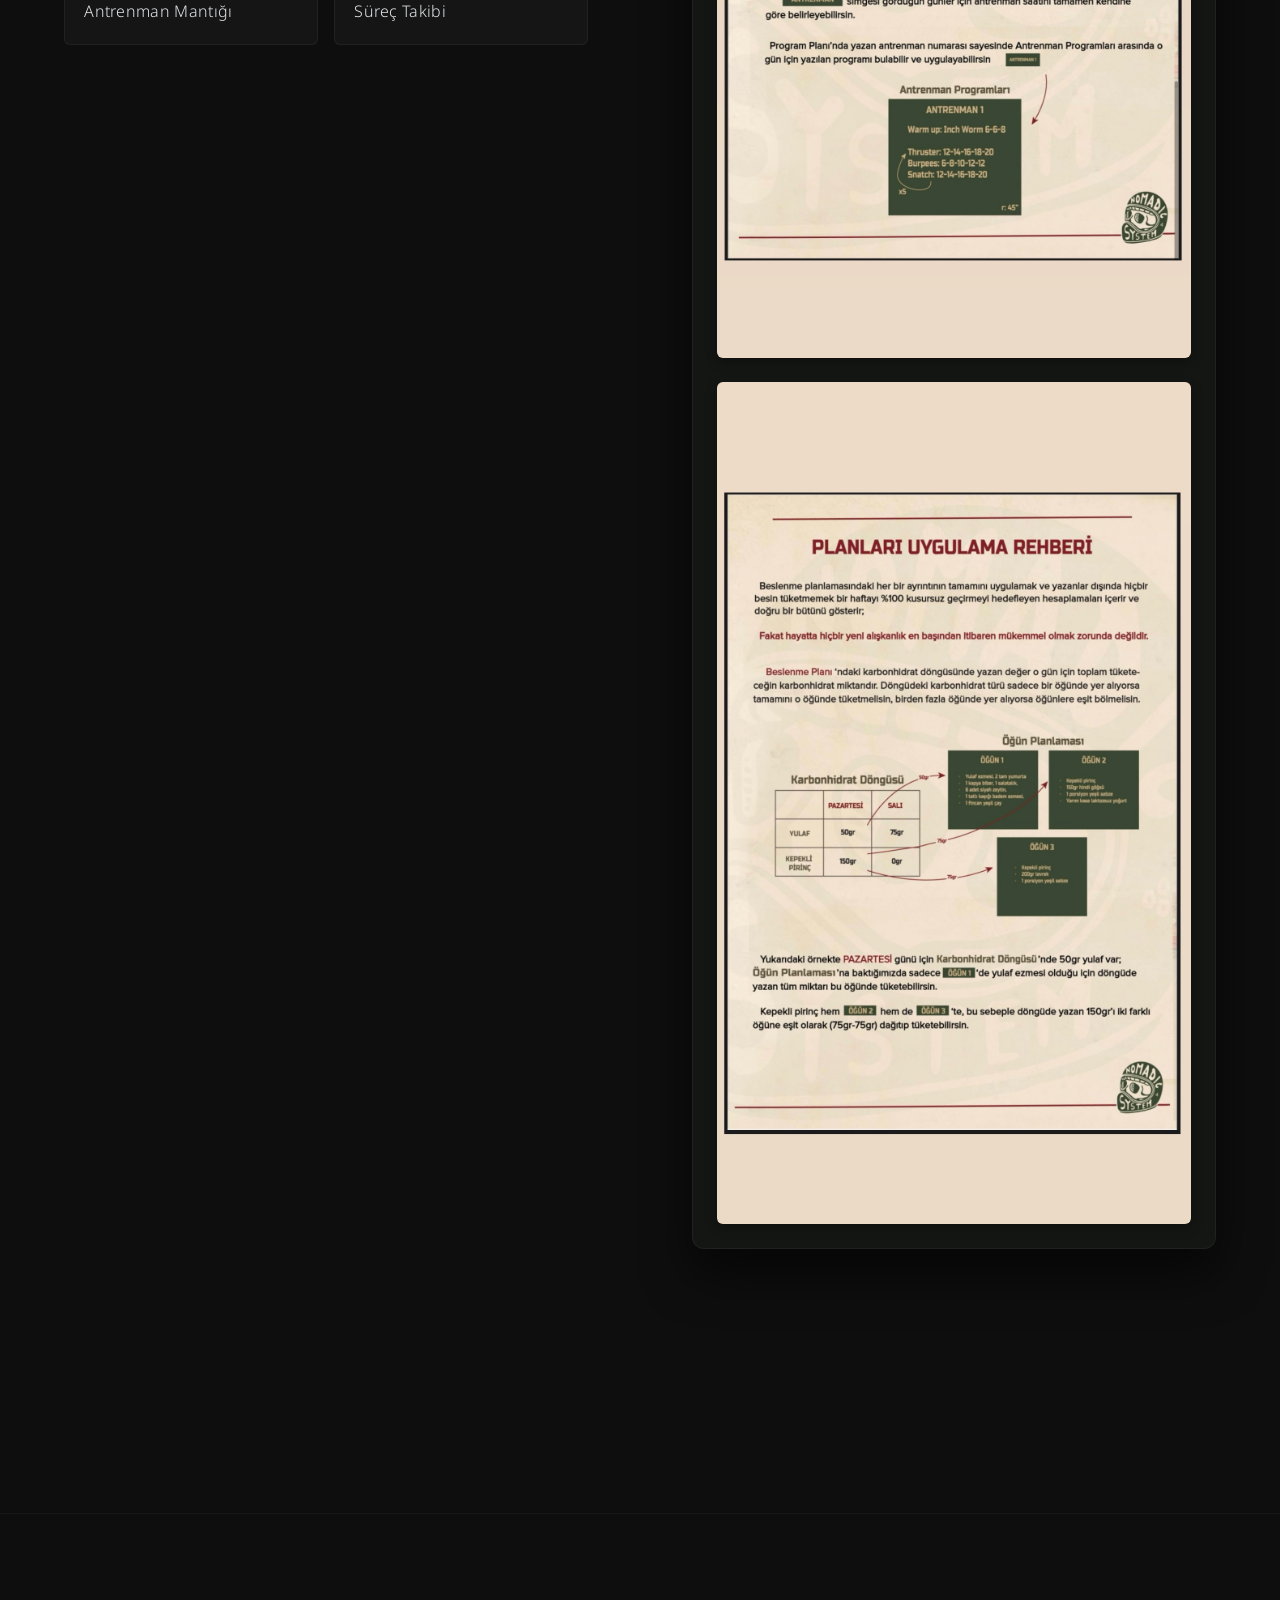
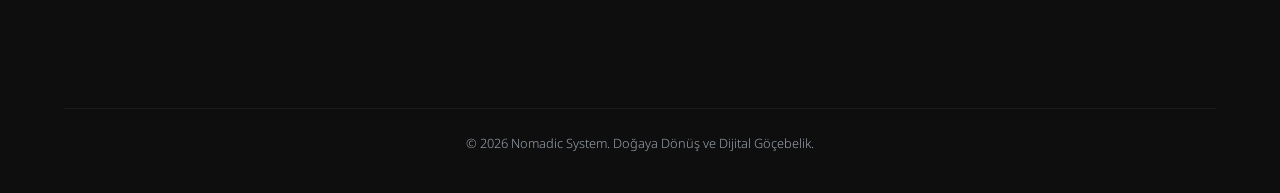
<file: ornek-programlar.html>
<!DOCTYPE html>
<!-- Designed by Mehmet Emre Yıldırım | instagram.com/emreyldms/ -->
<html lang="tr">
<head>
    <meta charset="UTF-8">
    <meta name="viewport" content="width=device-width, initial-scale=1.0">
    <title>Sistem Örnekleri | Nomadic System</title>
    <link rel="icon" type="image/png" href="images/logopng.png">
    <link rel="stylesheet" href="style.css">
</head>
<body class="page-transition">
    <!-- METIN DUZENLEME REHBERI: CTRL+F ile "EDIT:" arat. tr-text Turkce, en-text Ingilizce metindir. -->
    <div id="scroll-progress"></div>
    <header>
        <div class="nav-container">
            <a href="index.html" class="logo">
                <img src="images/logopng.png" alt="Nomadic System Logo" class="nav-logo">
            </a>
            <button class="hamburger" aria-label="Menüyü Aç">
                <span></span>
                <span></span>
            </button>
            <nav>
                <ul>
                    <li><a href="index.html"><span class="tr-text">Ana Sayfa</span><span class="en-text">Home</span></a></li>
                    <li><a href="hakkimizda.html"><span class="tr-text">Hakkımızda</span><span class="en-text">About</span></a></li>
                    <li><a href="programlar.html"><span class="tr-text">Programlar</span><span class="en-text">Programs</span></a></li>
                    <li><a href="iletisim.html"><span class="tr-text">İletişim</span><span class="en-text">Contact</span></a></li>
                    <li><a href="https://wa.me/905398380835?text=Merhaba,%20Nomadic%20System%20hakk%C4%B1nda%20bilgi%20almak%20istiyorum." target="_blank" rel="noopener" class="btn btn-nav"><span class="tr-text">Bize Katıl</span><span class="en-text">Join Us</span></a></li>
                    <li class="lang-toggle">
                        <a href="#" class="lang-btn" data-lang="tr">TR</a>
                        <span class="lang-separator">|</span>
                        <a href="#" class="lang-btn" data-lang="en">EN</a>
                    </li>
                </ul>
            </nav>
        </div>
    </header>

    <main>
        <!-- EDIT: ORNEK PROGRAMLAR HEADER - Sayfa ana basligi ve kisa aciklama -->
        <section class="reveal" style="padding-top: var(--spacing-xl); text-align: center;">
            <div class="section-header">
                <h2>Coaching Manual</h2> <!-- EDIT: ORNEK PROGRAMLAR ANA BASLIK -->
                <p class="tr-text" style="font-family: var(--font-editorial); font-size: 1.2rem; font-style: italic; color: var(--accent-burgundy);">Disiplinin kağıda dökülmüş hali.</p> <!-- EDIT: ORNEK PROGRAMLAR ACIKLAMA TR -->
                <p class="en-text" style="font-family: var(--font-editorial); font-size: 1.2rem; font-style: italic; color: var(--accent-burgundy);">The discipline written on paper.</p> <!-- EDIT: ORNEK PROGRAMLAR ACIKLAMA EN -->
            </div>
        </section>

        <div class="handbook-showcase-section">
            
            <!-- EDIT: HAFTALIK PLANLAMA BOLUMU - Baslik, aciklama metinleri ve rozetler -->
            <div class="handbook-grid reveal">
                <div class="handbook-text">
                    <h2 class="tr-text">Haftalık Planlama Sistemi</h2> <!-- EDIT: HAFTALIK PLANLAMA BASLIK TR -->
                    <h2 class="en-text">Weekly Planning System</h2> <!-- EDIT: HAFTALIK PLANLAMA BASLIK EN -->
                    <p class="lead tr-text" style="color: var(--main-color);">Hayatının ritmine ayak uyduran esnek bir yapı.</p>
                    <p class="lead en-text" style="color: var(--main-color);">A flexible structure that keeps up with the rhythm of your life.</p>
                    
                    <p class="main-desc tr-text">Nomadic System'de antrenman programları, senin için bir yük değil; sürdürülebilir bir tempo aracıdır. Hazırlanan saha notları ve program kağıtları ile günlük yoğunluk yönetimini ve kaslarının toparlanma dengesini (recovery) kusursuz bir şekilde takip edersin.</p>
                    <p class="main-desc en-text">Training programs in the Nomadic System are not a burden; they are tools for a sustainable pace. You can perfectly track your daily intensity management and muscle recovery balance using the prepared field notes.</p>
                    
                    <p class="main-desc tr-text">Bu esnek planlama sistemi, haftanın değişen koşullarına göre antrenman günlerini kaydırabilmeni ve disiplininden kopmadan ilerlemeni sağlar.</p>
                    <p class="main-desc en-text">This flexible system allows you to shift training days according to the week's changing conditions, ensuring you progress without losing discipline.</p>
                    
                    <div class="info-cards tr-text">
                        <div class="info-card">Program Takibi</div>
                        <div class="info-card">Haftalık Planlama</div>
                        <div class="info-card">Disiplin Sistemi</div>
                        <div class="info-card">Günlük Yönlendirme</div>
                    </div>
                    <div class="info-cards en-text">
                        <div class="info-card">Program Tracking</div>
                        <div class="info-card">Weekly Planning</div>
                        <div class="info-card">Discipline System</div>
                        <div class="info-card">Daily Guidance</div>
                    </div>
                </div>
                <div class="handbook-image-wrapper">
                    <img src="images/ornekhaftalikprogram.png" alt="Haftalık Program Örneği">
                </div>
            </div>

            <hr style="border: 0; height: 1px; background: rgba(255,255,255,0.05); margin: var(--spacing-xl) 0;">

            <!-- EDIT: BESLENME PLANI BOLUMU - Baslik, aciklama metinleri ve rozetler -->
            <div class="handbook-grid reverse reveal">
                <div class="handbook-text">
                    <h2 class="tr-text">Beslenme Planı Örneği</h2> <!-- EDIT: BESLENME BASLIK TR -->
                    <h2 class="en-text">Nutrition Plan Example</h2> <!-- EDIT: BESLENME BASLIK EN -->
                    <p class="lead tr-text" style="color: var(--accent-burgundy);">Katı yasaklar yerine, sürdürülebilir yakıt yönetimi.</p>
                    <p class="lead en-text" style="color: var(--accent-burgundy);">Sustainable fuel management instead of strict restrictions.</p>
                    
                    <p class="main-desc tr-text">Beslenme rehberimiz, klasik fitness diyetlerinin sıkıcılığından tamamen uzaktır. Vücudunun antrenman şiddetine bağlı olarak değişen enerji ihtiyacını karşılamak için <strong>Karbonhidrat Döngüsü</strong> mantığını kullanırız.</p>
                    <p class="main-desc en-text">Our nutrition guide is far from the boredom of classic fitness diets. We use the <strong>Carbohydrate Cycling</strong> logic to meet your body's changing energy needs based on workout intensity.</p>
                    
                    <p class="main-desc tr-text">Ağır idman günlerinde performans ve hacmi desteklerken, dinlenme günlerinde sağlıklı yağlar ve protein ile iyileşme sürecini başlatırsın. Bu sistem, sosyal hayatından kopmadan hedefine ulaşmanı sağlayan esnek bir çerçeve sunar.</p>
                    <p class="main-desc en-text">You support performance and volume on heavy training days, while initiating recovery with healthy fats and protein on rest days. This system provides a flexible framework, keeping you social.</p>
                    
                    <div class="info-cards tr-text">
                        <div class="info-card">Karbonhidrat Döngüsü</div>
                        <div class="info-card">Öğün Planlama</div>
                        <div class="info-card">Günlük Enerji Yönetimi</div>
                        <div class="info-card">Esnek Sistem</div>
                    </div>
                    <div class="info-cards en-text">
                        <div class="info-card">Carb Cycling</div>
                        <div class="info-card">Meal Planning</div>
                        <div class="info-card">Energy Management</div>
                        <div class="info-card">Flexible System</div>
                    </div>
                </div>
                <div class="handbook-image-wrapper">
                    <img src="images/ornekbeslenme.png" alt="Beslenme Planı Örneği">
                </div>
            </div>

            <hr style="border: 0; height: 1px; background: rgba(255,255,255,0.05); margin: var(--spacing-xl) 0;">

            <!-- EDIT: PLANLARI UYGULAMA REHBERI BOLUMU - Baslik, aciklama metinleri ve rozetler -->
            <div class="handbook-grid reveal">
                <div class="handbook-text">
                    <h2 class="tr-text">Planları Uygulama Rehberi</h2> <!-- EDIT: UYGULAMA REHBERI BASLIK TR -->
                    <h2 class="en-text">Plan Implementation Guide</h2> <!-- EDIT: UYGULAMA REHBERI BASLIK EN -->
                    <p class="lead tr-text" style="color: var(--main-color);">Haritayı nasıl okuman gerektiğini öğren.</p>
                    <p class="lead en-text" style="color: var(--main-color);">Learn how to read the map.</p>
                    
                    <p class="main-desc tr-text">Premium coaching (koçluk) kılavuzu, programının dilini çözmen için tasarlanmıştır. Program ikonları, hareketlerin tempo (tempo süresi) ve dinlenme aralıkları (rest period) gibi ince detaylar burada berraklaşır.</p>
                    <p class="main-desc en-text">The premium coaching guide is designed to help you decode the language of your program. Fine details such as tempo and rest periods become clear here.</p>
                    
                    <p class="main-desc tr-text">Bireysel antrenmanlarla grup seansları arasındaki renk kodlamalarını ve antrenmanın arkasında yatan biyomekanik mantığı öğrenerek, her idmana tam bir farkındalıkla girersin. Ezberlemez, neyi neden yaptığını bilirsin.</p>
                    <p class="main-desc en-text">By learning the color codings and the biomechanical logic behind the workout, you enter each session with full awareness. You don't memorize; you know what you are doing and why.</p>
                    
                    <div class="info-cards tr-text">
                        <div class="info-card">Renk Kodları</div>
                        <div class="info-card">İkon Okuma</div>
                        <div class="info-card">Antrenman Mantığı</div>
                        <div class="info-card">Süreç Takibi</div>
                    </div>
                    <div class="info-cards en-text">
                        <div class="info-card">Color Codes</div>
                        <div class="info-card">Icon Reading</div>
                        <div class="info-card">Workout Logic</div>
                        <div class="info-card">Process Tracking</div>
                    </div>
                </div>
                <div class="handbook-image-wrapper">
                    <img src="images/planlariuygulamarehber.png" alt="Uygulama Rehberi 1" style="margin-bottom: 1.5rem;">
                    <img src="images/planlariuygulamarehber2.png" alt="Uygulama Rehberi 2">
                </div>
            </div>

        </div>
    </main>

    <!-- EDIT: FOOTER - Alt kisim manifesto, mail ve Instagram linki -->
    <footer>
        <div class="footer-content reveal">
            <img src="images/logopng.png" alt="Nomadic System" class="footer-logo">
            <p class="footer-manifesto tr-text">"Nomadic System bir spor salonu değil, sürdürülebilir hareket kültürüdür."</p>
            <p class="footer-manifesto en-text">"Nomadic System is not a gym. It is a sustainable movement culture."</p>
            <div class="social-links">
                <a href="mailto:systemnomadic@gmail.com" class="email-glow">systemnomadic@gmail.com</a>
                <a href="https://www.instagram.com/systemnomadic/" target="_blank" rel="noopener">Instagram</a>
            </div>
        </div>
        <div class="footer-bottom">
            &copy; <span id="current-year">2026</span> Nomadic System. <span class="tr-text">Doğaya Dönüş ve Dijital Göçebelik.</span><span class="en-text">Return to nature. Move without borders.</span>
        </div>
    </footer>

    <!-- Popbox / Modal -->
    <div class="modal-overlay" id="joinModal">
        <div class="modal-content">
            <button class="modal-close" id="closeModal">&times;</button>
            <h2>Yolculuğa Katıl</h2>
            <p style="color: var(--text-muted); margin-bottom: var(--spacing-md);">Doğanın çağrısına kulak ver. E-posta adresini bırak, dijital göçebe rotamıza dahil ol.</p>
            <form class="modal-form">
                <input type="email" placeholder="E-Posta Adresiniz" required>
                <button type="submit" class="btn btn-primary">Gönder</button>
            </form>
        </div>
    </div>

    <script src="script.js"></script>
</body>
</html>
</file>
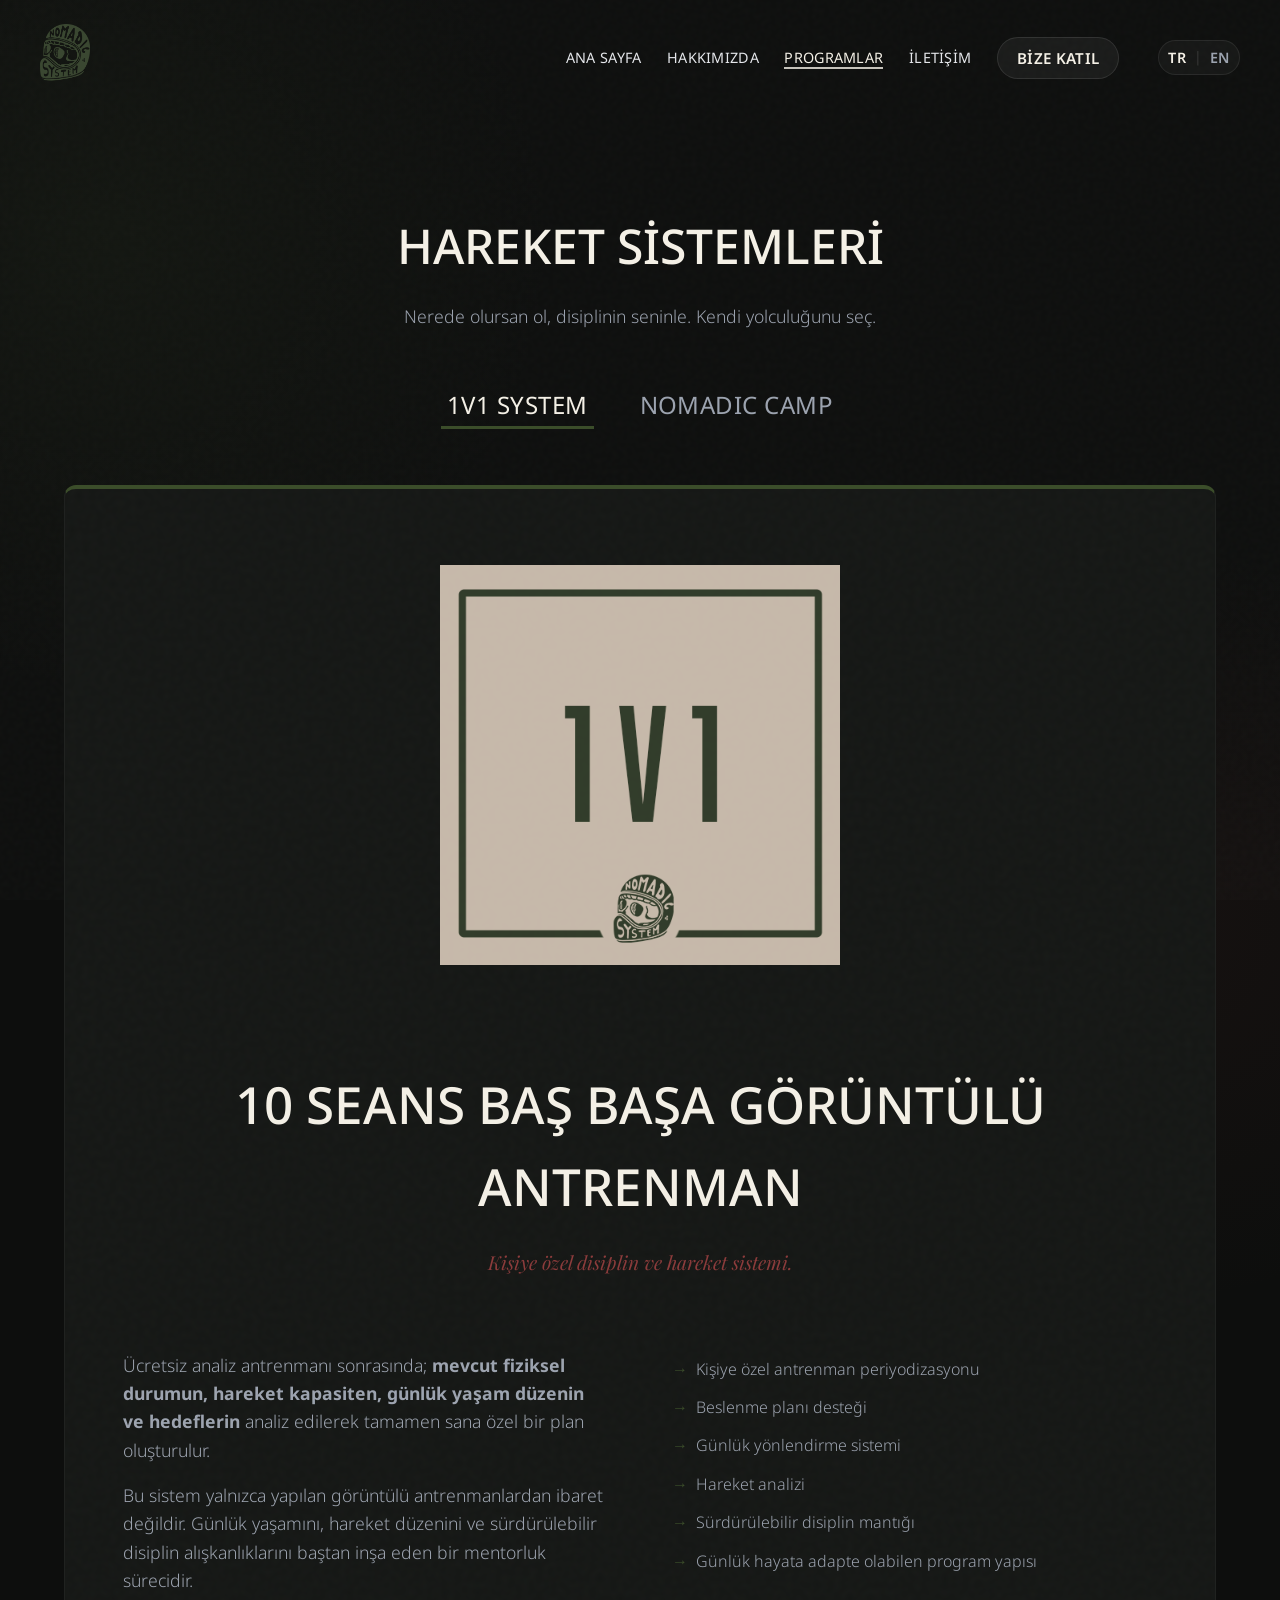
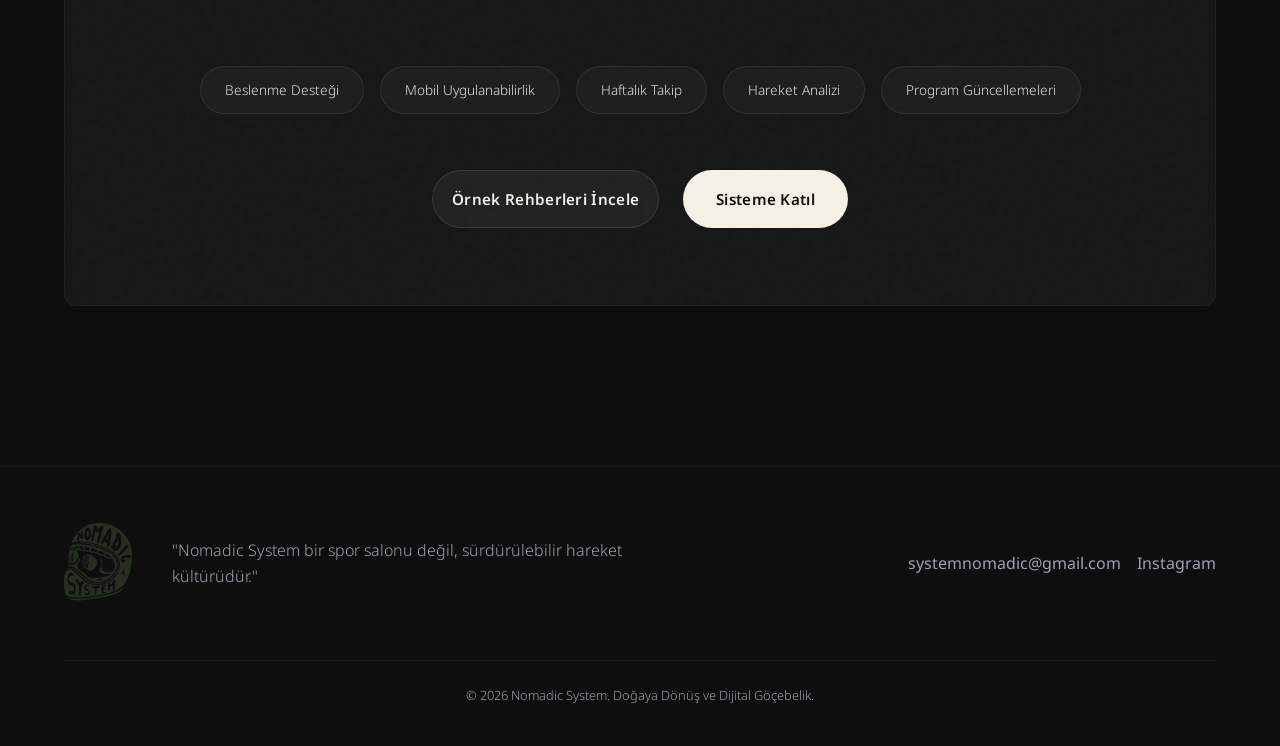
<file: programlar.html>
<!DOCTYPE html>
<!-- Designed by Mehmet Emre Yıldırım | instagram.com/emreyldms/ -->
<html lang="tr">
<head>
    <meta charset="UTF-8">
    <meta name="viewport" content="width=device-width, initial-scale=1.0">
    <title>Programlar | Nomadic System</title>
    <link rel="icon" type="image/png" href="images/logopng.png">
    <link rel="stylesheet" href="style.css">
</head>
<body>
    <!-- METIN DUZENLEME REHBERI: CTRL+F ile "EDIT:" arat. tr-text Turkce, en-text Ingilizce metindir. -->
    <header>
        <div class="nav-container">
            <a href="index.html" class="logo">
                <img src="images/logopng.png" alt="Nomadic System Logo" class="nav-logo">
            </a>
            <button class="hamburger" aria-label="Menüyü Aç">
                <span></span>
                <span></span>
            </button>
            <nav>
                <ul>
                    <li><a href="index.html"><span class="tr-text">Ana Sayfa</span><span class="en-text">Home</span></a></li>
                    <li><a href="hakkimizda.html"><span class="tr-text">Hakkımızda</span><span class="en-text">About</span></a></li>
                    <li><a href="programlar.html" class="active"><span class="tr-text">Programlar</span><span class="en-text">Programs</span></a></li>
                    <li><a href="iletisim.html"><span class="tr-text">İletişim</span><span class="en-text">Contact</span></a></li>
                    <li><a href="https://wa.me/905398380835?text=Merhaba,%20Nomadic%20System%20hakk%C4%B1nda%20bilgi%20almak%20istiyorum." target="_blank" rel="noopener" class="btn btn-nav"><span class="tr-text">Bize Katıl</span><span class="en-text">Join Us</span></a></li>
                    <li class="lang-toggle">
                        <a href="#" class="lang-btn" data-lang="tr">TR</a>
                        <span class="lang-separator">|</span>
                        <a href="#" class="lang-btn" data-lang="en">EN</a>
                    </li>
                </ul>
            </nav>
        </div>
    </header>

    <main>
        <!-- EDIT: PROGRAMLAR SAYFASI - Ana baslik, sekmeler, 1V1 ve Camp metinleri -->
        <section class="reveal">
            <div class="section-header" style="margin-top: var(--spacing-xl);">
                <h2 class="tr-text">Hareket Sistemleri</h2> <!-- EDIT: PROGRAMLAR ANA BASLIK TR -->
                <h2 class="en-text">Movement Systems</h2> <!-- EDIT: PROGRAMLAR ANA BASLIK EN -->
                <p class="tr-text">Nerede olursan ol, disiplinin seninle. Kendi yolculuğunu seç.</p> <!-- EDIT: PROGRAMLAR ACIKLAMA TR -->
                <p class="en-text">Wherever you are, your discipline stays with you. Choose your path.</p> <!-- EDIT: PROGRAMLAR ACIKLAMA EN -->
            </div>

            <div class="tabs-container">
                <div class="tab-nav">
                    <button class="tab-btn active" data-target="v1">1V1 SYSTEM</button>
                    <button class="tab-btn" data-target="camp">NOMADIC CAMP</button>
                </div>

                <!-- EDIT: 1V1 SYSTEM ICERIK - 1V1 program baslik, metin, ozellik ve butonlari -->
                <div class="tab-content active" id="v1">
                    <div class="program-showcase v1">
                        <div class="program-hero-img program-logo-wrapper">
                            <img src="images/1v1logo.png" alt="1V1 System Logo">
                        </div>
                        <div class="program-details">
                            <h2 class="tr-text">10 Seans Baş Başa Görüntülü Antrenman</h2> <!-- EDIT: 1V1 BASLIK TR -->
                            <h2 class="en-text">10 Sessions 1-on-1 Video Training</h2> <!-- EDIT: 1V1 BASLIK EN -->
                            
                            <p class="sub-desc tr-text">Kişiye özel disiplin ve hareket sistemi.</p> <!-- EDIT: 1V1 KISA ACIKLAMA TR -->
                            <p class="sub-desc en-text">Personalized discipline and movement system.</p> <!-- EDIT: 1V1 KISA ACIKLAMA EN -->
                            
                            <div class="editorial-columns">
                                <div class="editorial-text">
                                    <p class="main-desc tr-text">Ücretsiz analiz antrenmanı sonrasında; <strong>mevcut fiziksel durumun, hareket kapasiten, günlük yaşam düzenin ve hedeflerin</strong> analiz edilerek tamamen sana özel bir plan oluşturulur.</p> <!-- EDIT: 1V1 PARAGRAF 1 TR -->
                                    <p class="main-desc en-text">After a free analysis workout; <strong>your current physical condition, movement capacity, daily routine, and goals</strong> are analyzed to create an entirely personalized plan.</p>
                                    
                                    <p class="main-desc tr-text">Bu sistem yalnızca yapılan görüntülü antrenmanlardan ibaret değildir. Günlük yaşamını, hareket düzenini ve sürdürülebilir disiplin alışkanlıklarını baştan inşa eden bir mentorluk sürecidir.</p>
                                    <p class="main-desc en-text">This system is not just about video training sessions. It is a mentorship process that rebuilds your daily life, movement routine, and sustainable discipline habits.</p>
                                </div>
                                <div class="editorial-list tr-text">
                                    <ul>
                                        <li>Kişiye özel antrenman periyodizasyonu</li>
                                        <li>Beslenme planı desteği</li>
                                        <li>Günlük yönlendirme sistemi</li>
                                        <li>Hareket analizi</li>
                                        <li>Sürdürülebilir disiplin mantığı</li>
                                        <li>Günlük hayata adapte olabilen program yapısı</li>
                                    </ul>
                                </div>
                                <div class="editorial-list en-text">
                                    <ul>
                                        <li>Personalized training periodization</li>
                                        <li>Nutrition plan support</li>
                                        <li>Daily guidance system</li>
                                        <li>Movement analysis</li>
                                        <li>Sustainable discipline logic</li>
                                        <li>Program structure that adapts to daily life</li>
                                    </ul>
                                </div>
                            </div>

                            <div class="feature-badges tr-text">
                                <span class="f-badge">Beslenme Desteği</span>
                                <span class="f-badge">Mobil Uygulanabilirlik</span>
                                <span class="f-badge">Haftalık Takip</span>
                                <span class="f-badge">Hareket Analizi</span>
                                <span class="f-badge">Program Güncellemeleri</span>
                            </div>
                            <div class="feature-badges en-text">
                                <span class="f-badge">Nutrition Support</span>
                                <span class="f-badge">Mobile Applicability</span>
                                <span class="f-badge">Weekly Tracking</span>
                                <span class="f-badge">Movement Analysis</span>
                                <span class="f-badge">Program Updates</span>
                            </div>

                            <div class="program-actions">
                                <a href="ornek-programlar.html" class="btn btn-nav"><span class="tr-text">Örnek Rehberleri İncele</span><span class="en-text">View Example Guides</span></a>
                                <a href="https://wa.me/905398380835?text=Merhaba,%201V1%20System%20hakk%C4%B1nda%20bilgi%20almak%20istiyorum." target="_blank" rel="noopener" class="btn btn-primary"><span class="tr-text">Sisteme Katıl</span><span class="en-text">Join System</span></a>
                            </div>
                        </div>
                    </div>
                </div>

                <!-- EDIT: NOMADIC CAMP ICERIK - Camp baslik, metin, saha takvimi ve buton -->
                <div class="tab-content" id="camp">
                    <div class="program-showcase camp">
                        <div class="program-hero-img program-logo-wrapper">
                            <img src="images/camplogo.png" alt="Nomadic Camp Logo">
                        </div>
                        <div class="program-details">
                            <h2 style="color: var(--accent-burgundy);">Nomadic Camp</h2> <!-- EDIT: CAMP BASLIK -->
                            <p class="sub-desc tr-text" style="color: var(--text-color);">16 Seans Görüntülü Grup Antrenmanı</p> <!-- EDIT: CAMP KISA ACIKLAMA TR -->
                            <p class="sub-desc en-text" style="color: var(--text-color);">16 Sessions Online Group Training</p>
                            
                            <p class="tr-text" style="font-size: 1.5rem; font-weight: 500; font-family: var(--font-editorial); font-style: italic; color: var(--main-color); margin: 2rem 0;">"Rekabet değil sürdürülebilir gelişim."</p>
                            <p class="en-text" style="font-size: 1.5rem; font-weight: 500; font-family: var(--font-editorial); font-style: italic; color: var(--main-color); margin: 2rem 0;">"Not competition, but sustainable progression."</p>
                            
                            <div class="editorial-columns">
                                <div class="editorial-text">
                                    <p class="main-desc tr-text">4 hafta boyunca haftada 4 antrenman içeren bu program, aynı hedef grubundaki insanları bir araya getirerek güçlü bir <strong>topluluk hissi ve grup motivasyonu</strong> yaratır.</p>
                                    <p class="main-desc en-text">This program, featuring 4 workouts per week for 4 weeks, brings together individuals with similar goals, creating a strong sense of <strong>community and group motivation</strong>.</p>
                                    
                                    <p class="main-desc tr-text">Belirlenen günlerde sabah ve akşam farklı saatlerde aynı antrenman sistemi uygulanır. Katılımcılar kendi seviyelerine uygun varyasyon ve direktifleri takip ederek aynı yapı içerisinde ilerler.</p>
                                    <p class="main-desc en-text">The same training system is applied at different times in the morning and evening on designated days. Participants progress within the same structure by following variations and directives suitable for their levels.</p>
                                </div>
                                <div class="vintage-schedule-wrapper">
                                    <div class="vintage-schedule">
                                        <h4>FIELD SCHEDULE</h4> <!-- EDIT: CAMP TAKVIM BASLIGI -->
                                        <ul>
                                            <li><span class="tr-text">Pazartesi</span><span class="en-text">Monday</span> <span>07:00 / 19:00</span></li>
                                            <li><span class="tr-text">Salı</span><span class="en-text">Tuesday</span> <span>07:00 / 19:00</span></li>
                                            <li><span class="tr-text">Perşembe</span><span class="en-text">Thursday</span> <span>07:00 / 19:00</span></li>
                                            <li><span class="tr-text">Cuma</span><span class="en-text">Friday</span> <span>07:00 / 19:00</span></li>
                                        </ul>
                                    </div>
                                </div>
                            </div>

                            <div class="program-actions">
                                <a href="https://wa.me/905398380835?text=Merhaba,%20Nomadic%20Camp%20hakk%C4%B1nda%20bilgi%20almak%20istiyorum." target="_blank" rel="noopener" class="btn btn-primary" style="background-color: var(--accent-burgundy); border-color: var(--accent-burgundy);"><span class="tr-text">Kampa Katıl</span><span class="en-text">Join the Camp</span></a>
                            </div>
                        </div>
                    </div>
                </div>
            </div>
        </section>
    </main>

    <!-- EDIT: FOOTER - Alt kisim manifesto, mail ve Instagram linki -->
    <footer>
        <div class="footer-content reveal">
            <img src="images/logopng.png" alt="Nomadic System" class="footer-logo">
            <p class="footer-manifesto tr-text">"Nomadic System bir spor salonu değil, sürdürülebilir hareket kültürüdür."</p>
            <p class="footer-manifesto en-text">"Nomadic System is not a gym. It is a sustainable movement culture."</p>
            <div class="social-links">
                <a href="mailto:systemnomadic@gmail.com" class="email-glow">systemnomadic@gmail.com</a>
                <a href="https://www.instagram.com/systemnomadic/" target="_blank" rel="noopener">Instagram</a>
            </div>
        </div>
        <div class="footer-bottom">
            &copy; <span id="current-year">2026</span> Nomadic System. <span class="tr-text">Doğaya Dönüş ve Dijital Göçebelik.</span><span class="en-text">Return to nature. Move without borders.</span>
        </div>
    </footer>

    <!-- Popbox / Modal -->
    <div class="modal-overlay" id="joinModal">
        <div class="modal-content">
            <button class="modal-close" id="closeModal">&times;</button>
            <h2>Yolculuğa Katıl</h2>
            <p style="color: var(--text-muted); margin-bottom: var(--spacing-md);">Doğanın çağrısına kulak ver. E-posta adresini bırak, dijital göçebe rotamıza dahil ol.</p>
            <form class="modal-form">
                <input type="email" placeholder="E-Posta Adresiniz" required>
                <button type="submit" class="btn btn-primary">Gönder</button>
            </form>
        </div>
    </div>

    <script src="script.js"></script>
</body>
</html>
</file>
<file: style.css>
/* Designed by Mehmet Emre Yıldırım | instagram.com/emreyldms/ */
@import url('https://fonts.googleapis.com/css2?family=Noto+Sans:wght@300;400;500;600;700;800&family=Noto+Sans+Condensed:wght@500;600;700;800&family=Playfair+Display:ital,wght@0,400;0,500;1,400&display=swap&subset=latin-ext');

:root {
    --bg-color: #0d0e0d;
    --surface-color: #141614;
    --main-color: #3b4d2a;
    --accent-color: #f4f0e6;
    --accent-burgundy: #8b3a3a;
    --vintage-paper: #e6e0d4;
    --vintage-ink: #2a2a2a;
    --text-color: #e5e7eb;
    --text-muted: #9ca3af;

    /* Spacing System */
    --spacing-xs: 0.75rem;
    --spacing-sm: 1.5rem;
    --spacing-md: 2.5rem;
    --spacing-lg: 3.5rem;
    --spacing-xl: 6.5rem;

    /* Border Radius */
    --radius-md: 6px;
    --radius-lg: 12px;
    --radius-pill: 100px;

    /* Shadows */
    --shadow-sm: 0 4px 12px rgba(0, 0, 0, 0.3);
    --shadow-md: 0 12px 32px rgba(0, 0, 0, 0.5);
    --shadow-lg: 0 24px 48px rgba(0, 0, 0, 0.6);
    --shadow-glow: 0 0 30px rgba(59, 77, 42, 0.15);
    --shadow-glow-burgundy: 0 0 30px rgba(139, 58, 58, 0.15);
    
    /* Typography */
    --font-display: 'Noto Sans Condensed', 'Noto Sans', sans-serif;
    --font-editorial: 'Playfair Display', serif;
    --font-body: 'Noto Sans', sans-serif;
    --font-mono: 'Courier New', Courier, monospace;
}

/* Bilingual System */
html[lang="en"] .tr-text { display: none !important; }
html[lang="tr"] .en-text { display: none !important; }

html {
    scroll-behavior: smooth;
}

body {
    background-color: var(--bg-color);
    background-image: url("data:image/svg+xml,%3Csvg viewBox='0 0 200 200' xmlns='http://www.w3.org/2000/svg'%3E%3Cfilter id='noiseFilter'%3E%3CfeTurbulence type='fractalNoise' baseFrequency='0.85' numOctaves='1' stitchTiles='stitch'/%3E%3C/filter%3E%3Crect width='100%25' height='100%25' filter='url(%23noiseFilter)' opacity='0.025'/%3E%3C/svg%3E");
    background-attachment: fixed;
    color: var(--text-color);
    font-family: var(--font-body);
    font-weight: 300;
    margin: 0;
    padding: 0;
    line-height: 1.6;
    -webkit-font-smoothing: antialiased;
    -moz-osx-font-smoothing: grayscale;
    text-rendering: optimizeLegibility;
    font-kerning: normal;
    overflow-x: hidden;
}

main {
    background:
        radial-gradient(circle at 8% 12%, rgba(59, 77, 42, 0.12), transparent 28rem),
        radial-gradient(circle at 90% 46%, rgba(139, 58, 58, 0.07), transparent 24rem);
}

/* Page Transition Effects */
.page-transition {
    opacity: 0;
    transition: opacity 0.3s cubic-bezier(0.22, 1, 0.36, 1);
}
.page-entered {
    opacity: 1;
}

h1, h2, h3, h4, h5, h6 {
    font-family: var(--font-display); 
    text-transform: uppercase;
    color: var(--accent-color);
    margin-bottom: var(--spacing-xs);
    font-weight: 500;
    letter-spacing: 0;
}

.accent-text {
    color: var(--accent-color);
}

/* Scroll Progress Bar */
#scroll-progress {
    position: fixed;
    top: 0;
    left: 0;
    height: 3px;
    background-color: var(--accent-burgundy);
    z-index: 10000;
    width: 0%;
    transition: width 0.1s ease-out;
}

header {
    position: fixed;
    top: 0;
    width: 100%;
    background-color: transparent;
    padding: var(--spacing-sm) 0;
    z-index: 9999;
    transition: background-color 0.35s cubic-bezier(0.22, 1, 0.36, 1), padding 0.35s ease;
}

.nav-container {
    display: flex;
    justify-content: space-between;
    align-items: center;
    max-width: 1200px;
    margin: 0 auto;
    padding: 0 var(--spacing-sm);
}

header.scrolled {
    background-color: rgba(13, 14, 13, 0.98); 
    padding: 1rem 0;
    box-shadow: var(--shadow-md);
}

.nav-logo {
    height: 60px;
    width: auto;
    transition: transform 0.4s ease;
}

nav ul {
    list-style: none;
    display: flex;
    justify-content: center;
    align-items: center;
    gap: clamp(1rem, 2vw, var(--spacing-md));
    margin: 0;
    padding: 0;
}

.hamburger {
    display: none;
    background: none;
    border: none;
    font-size: 2rem;
    color: var(--accent-color);
    cursor: pointer;
}

.hamburger span {
    display: block;
    width: 25px;
    height: 2px;
    background-color: var(--accent-color);
    margin: 5px 0;
    transition: 0.4s cubic-bezier(0.22, 1, 0.36, 1);
}
.hamburger.active span:nth-child(1) {
    transform: translateY(7px) rotate(45deg);
}
.hamburger.active span:nth-child(2) {
    transform: translateY(-7px) rotate(-45deg);
}

nav {
    display: flex;
    align-items: center;
}

nav a {
    color: var(--text-color);
    text-decoration: none;
    font-family: var(--font-body);
    font-weight: 400;
    font-size: 0.90rem;
    letter-spacing: 0.02em;
    text-transform: uppercase;
    position: relative;
    padding-bottom: 2px;
    transition: color 0.4s cubic-bezier(0.25, 0.8, 0.25, 1);
}

nav a::after {
    content: '';
    position: absolute;
    bottom: 0;
    left: 0;
    width: 0;
    height: 2px;
    background-color: var(--accent-color);
    transition: width 0.4s cubic-bezier(0.22, 1, 0.36, 1);
    opacity: 0.8;
}

nav a:hover, nav a.active {
    color: var(--accent-color);
}

nav a:hover::after, nav a.active::after {
    width: 100%;
}

/* Language Toggle */
.lang-toggle {
    display: flex;
    align-items: center;
    gap: 0.5rem;
    margin-left: clamp(0.25rem, 1vw, var(--spacing-sm));
    padding: 0.25rem 0.6rem;
    border: 1px solid rgba(255,255,255,0.08);
    border-radius: var(--radius-pill);
    background: rgba(255,255,255,0.035);
    transition: border-color 0.25s ease, background-color 0.25s ease;
}
.lang-toggle:hover {
    border-color: rgba(244, 240, 230, 0.24);
    background: rgba(255,255,255,0.06);
}
.lang-btn {
    font-weight: 600 !important;
    color: var(--text-muted) !important;
    padding-bottom: 0 !important;
    transition: color 0.25s ease, transform 0.25s ease;
}
.lang-btn.active { color: var(--accent-color) !important; }
.lang-btn:hover { transform: translateY(-1px); }
.lang-btn::after { display: none !important; }
.lang-separator { color: rgba(255,255,255,0.2); font-size: 0.9rem; margin-bottom: 2px;}

/* --- HERO SECTION --- */
.hero {
    min-height: min(820px, 100svh);
    display: flex;
    align-items: center;
    position: relative;
    padding: clamp(86px, 12vh, 120px) 5% clamp(28px, 5vh, 56px);
    background-image: url('https://images.unsplash.com/photo-1469474968028-56623f02e42e?q=80&w=2074');
    background-size: cover;
    background-position: center center;
    background-repeat: no-repeat;
    width: 100%;
    max-width: none;
    margin: 0;
    box-sizing: border-box;
    overflow: hidden;
}

.hero-overlay {
    position: absolute;
    top: 0;
    left: 0;
    width: 100%;
    height: 100%;
    background: linear-gradient(135deg, rgba(13,14,13,0.95) 0%, rgba(13,14,13,0.4) 100%);
    z-index: 1;
}

.hero-content {
    position: relative;
    z-index: 2;
    max-width: 800px;
    width: min(800px, 100%);
}

.hero-content h1 {
    font-size: clamp(2.75rem, 7vw, 5.8rem);
    font-weight: 800;
    letter-spacing: 0;
    line-height: 1.05;
    margin-bottom: var(--spacing-sm);
    color: var(--accent-color);
    text-transform: uppercase;
}

.manifesto {
    font-size: clamp(1.1rem, 2vw, 1.4rem);
    color: var(--text-muted);
    margin-bottom: var(--spacing-sm);
    max-width: 500px;
    line-height: 1.5;
}

.hero-buttons {
    display: flex;
    flex-wrap: wrap;
    gap: 1rem;
}

section {
    padding: var(--spacing-xl) 5%;
    max-width: 1200px;
    margin: 0 auto;
}

.features-section {
    position: relative;
    padding-top: var(--spacing-lg);
}

.section-header {
    margin-bottom: var(--spacing-lg);
    text-align: center;
}

.section-header h2 {
    font-size: clamp(2rem, 4vw, 3rem);
    margin-bottom: var(--spacing-xs);
    letter-spacing: 0;
}

.section-header p {
    color: var(--text-muted);
    font-size: 1.1rem;
}

footer {
    padding: var(--spacing-lg) 5% var(--spacing-md);
    background-color: var(--bg-color);
    border-top: 1px solid rgba(255, 255, 255, 0.035);
    color: var(--text-color);
    margin-top: var(--spacing-lg);
}

.footer-content {
    display: grid;
    grid-template-columns: auto minmax(220px, 1fr) auto;
    align-items: center;
    gap: var(--spacing-md);
    max-width: 1200px;
    margin: 0 auto var(--spacing-lg);
    text-align: left;
}

.footer-logo {
    width: 68px;
    opacity: 0.58;
}

.footer-manifesto {
    max-width: 520px;
    margin: 0;
    color: var(--text-muted);
}

.footer-section {
    flex: 1;
    min-width: 250px;
}

.footer-section h4 {
    color: var(--accent-color);
    font-size: 1.6rem;
    margin-bottom: var(--spacing-sm);
}

.footer-section p {
    font-size: 0.95rem;
    opacity: 0.85;
}

.social-links a {
    color: var(--text-muted);
    text-decoration: none;
    font-weight: 400;
    font-family: var(--font-body);
    word-break: break-all;
    transition: color 0.4s cubic-bezier(0.25, 0.8, 0.25, 1);
    margin-right: 0;
    display: inline-flex;
    align-items: center;
    gap: 0.45rem;
}

.social-links {
    display: flex;
    align-items: center;
    gap: 1rem;
    flex-wrap: wrap;
    justify-content: flex-end;
}

.social-links a:hover {
    color: var(--accent-color);
}

.footer-social-wrapper {
    display: flex;
    flex-direction: column;
    gap: var(--spacing-xs);
}

.footer-bottom {
    text-align: center;
    border-top: 1px solid rgba(255, 255, 255, 0.05);
    padding-top: var(--spacing-sm);
    font-size: 0.8rem;
    color: var(--text-muted);
    margin-top: var(--spacing-md);
}

.btn {
    display: inline-flex;
    align-items: center;
    justify-content: center;
    padding: 1rem 2rem;
    text-decoration: none;
    border-radius: var(--radius-pill);
    transition: background-color 0.4s cubic-bezier(0.22, 1, 0.36, 1), color 0.4s cubic-bezier(0.22, 1, 0.36, 1), transform 0.4s cubic-bezier(0.22, 1, 0.36, 1), border-color 0.4s cubic-bezier(0.22, 1, 0.36, 1);
    will-change: transform;
    cursor: pointer;
    font-weight: 600;
    font-size: 0.95rem;
    letter-spacing: 0.02em;
    border: 1px solid transparent;
}

.email-glow {
    transition: all 0.4s ease;
}
.email-glow:hover {
    color: #a3b899;
    text-shadow: var(--shadow-glow);
}

.btn::after {
    content: '\2192';
    display: inline-block;
    max-width: 0;
    opacity: 0;
    transform: translateX(-10px);
    transition: max-width 0.4s cubic-bezier(0.22, 1, 0.36, 1), opacity 0.4s cubic-bezier(0.22, 1, 0.36, 1), transform 0.4s cubic-bezier(0.22, 1, 0.36, 1);
    white-space: nowrap;
}

.btn:hover::after {
    max-width: 20px;
    opacity: 1;
    transform: translateX(8px);
}

.btn-primary {
    background-color: var(--accent-color);
    color: var(--bg-color);
}

.btn-primary:hover {
    background-color: transparent;
    color: var(--accent-color);
    border-color: var(--accent-color);
    transform: translateY(-2px);
}

.btn-nav {
    padding: 0.5rem 1.2rem;
    background-color: rgba(255, 255, 255, 0.05);
    border: 1px solid rgba(255, 255, 255, 0.1);
    color: var(--accent-color);
    border-radius: var(--radius-pill);
}

.btn-nav:hover {
    background-color: var(--accent-color);
    color: var(--bg-color);
}

/* --- KARTLAR (Premium, Mat, Koyu) --- */
.cards-container {
    display: grid;
    grid-template-columns: repeat(auto-fit, minmax(300px, 1fr));
    gap: var(--spacing-md);
}

.card {
    background-color: var(--surface-color);
    border-radius: var(--radius-lg);
    padding: var(--spacing-lg);
    box-shadow: var(--shadow-sm);
    border: 1px solid rgba(255, 255, 255, 0.03);
    transition: transform 0.35s cubic-bezier(0.22, 1, 0.36, 1), background-color 0.35s cubic-bezier(0.22, 1, 0.36, 1), border-color 0.35s cubic-bezier(0.22, 1, 0.36, 1), box-shadow 0.35s cubic-bezier(0.22, 1, 0.36, 1);
    will-change: transform;
}

.card:hover {
    transform: translateY(-8px);
    background-color: rgba(25, 28, 25, 0.8);
    border-color: rgba(255, 255, 255, 0.08);
    box-shadow: var(--shadow-md);
}

/* --- POPBOX / MODAL --- */
.modal-overlay {
    position: fixed;
    top: 0;
    left: 0;
    width: 100%;
    height: 100%;
    background-color: rgba(0, 0, 0, 0.85);
    backdrop-filter: blur(8px);
    z-index: 10000;
    display: flex;
    align-items: center;
    justify-content: center;
    opacity: 0;
    visibility: hidden;
    transition: all 0.4s ease;
}

.modal-overlay.active {
    opacity: 1;
    visibility: visible;
}

.modal-content {
    background-color: var(--surface-color);
    padding: var(--spacing-lg);
    border-radius: var(--radius-lg);
    max-width: 500px;
    width: 90%;
    border: 1px solid rgba(255, 255, 255, 0.05);
    box-shadow: var(--shadow-lg);
    position: relative;
    transform: translateY(20px);
    transition: transform 0.4s cubic-bezier(0.22, 1, 0.36, 1);
    box-sizing: border-box;
}

.modal-overlay.active .modal-content {
    transform: translateY(0);
}

.modal-close {
    position: absolute;
    top: 20px;
    right: 25px;
    background: none;
    border: none;
    color: var(--text-muted);
    font-size: 1.8rem;
    cursor: pointer;
    transition: color 0.3s ease;
}

.modal-close:hover {
    color: var(--accent-color);
}

.modal-form {
    display: flex;
    flex-direction: column;
    gap: var(--spacing-sm);
    margin-top: var(--spacing-md);
}

.modal-form input {
    width: 100%;
    box-sizing: border-box;
}

.table-container {
    overflow-x: auto;
    border-radius: var(--radius-lg);
    border: 1px solid rgba(255, 255, 255, 0.05);
    background-color: var(--surface-color);
}

table {
    width: 100%;
    border-collapse: separate;
    border-spacing: 0;
    background: transparent;
    box-shadow: none;
}

th, td {
    padding: 1.2rem;
    text-align: left;
    border-bottom: 1px solid rgba(255, 255, 255, 0.05);
}

th {
    background-color: rgba(0, 0, 0, 0.2);
    color: var(--text-muted);
    font-size: 0.75rem;
    font-family: var(--font-display);
    font-size: 1rem;
    letter-spacing: 1px;
}

td {
    border-right: none;
}
td:last-child {
    border-right: none;
}

tbody tr {
    transition: background-color 0.4s ease;
}
tbody tr:hover {
    background-color: rgba(255, 255, 255, 0.02);
}
.workout-icon {
    display: block;
    width: 42px;
    height: auto;
    margin-bottom: 0.8rem;
    opacity: 0.6;
    filter: grayscale(80%) contrast(1.2);
    transition: all 0.4s cubic-bezier(0.22, 1, 0.36, 1);
}
td:hover .workout-icon {
    opacity: 1;
    filter: grayscale(0%) contrast(1);
    transform: translateY(-4px) scale(1.05);
}

input[type="text"], 
input[type="email"], 
textarea {
    background: transparent !important;
    border: none !important;
    border-bottom: 1px solid rgba(74, 93, 35, 0.3) !important;
    border-radius: 0 !important;
    padding: var(--spacing-sm) 0 !important;
    font-family: var(--font-body) !important;
    font-size: 1.05rem;
    color: var(--text-color);
    transition: border-color 0.4s ease;
    box-shadow: none !important;
}

input:focus, 
textarea:focus {
    outline: none;
    border-bottom-color: var(--main-color) !important;
}

td.workout-birebir {
    background-color: rgba(74, 93, 35, 0.05); 
}

td.workout-grup {
    background-color: rgba(139, 58, 58, 0.04); 
}

td.workout-outdoor {
    background-color: rgba(184, 134, 11, 0.04); 
}

td.workout-rest {
    background-color: transparent;
    color: rgba(44, 44, 44, 0.4); 
}

.manifesto-section {
    padding: var(--spacing-lg) 5% var(--spacing-xl);
    max-width: 1200px;
    margin: 0 auto;
}

.home-manifesto {
    position: relative;
    padding-top: var(--spacing-xl);
}

.home-manifesto::before {
    content: '';
    position: absolute;
    top: -7rem;
    left: 50%;
    width: 100vw;
    height: 12rem;
    transform: translateX(-50%);
    background: linear-gradient(180deg, rgba(13,14,13,0), var(--bg-color) 78%);
    pointer-events: none;
}

.about-manifesto {
    padding-top: calc(var(--spacing-xl) + 48px);
}

.contact-page {
    padding: calc(var(--spacing-xl) + 48px) 5% var(--spacing-xl);
}

.manifesto-poster {
    background-color: var(--vintage-paper);
    background-image: url("data:image/svg+xml,%3Csvg viewBox='0 0 200 200' xmlns='http://www.w3.org/2000/svg'%3E%3Cfilter id='noiseFilter'%3E%3CfeTurbulence type='fractalNoise' baseFrequency='0.8' numOctaves='1' stitchTiles='stitch'/%3E%3C/filter%3E%3Crect width='100%25' height='100%25' filter='url(%23noiseFilter)' opacity='0.12'/%3E%3C/svg%3E");
    color: var(--vintage-ink);
    border-radius: 4px 12px 6px 14px;
    border: 1px solid rgba(42, 42, 42, 0.2);
    outline: 1px solid rgba(42, 42, 42, 0.1);
    outline-offset: -8px;
    padding: clamp(2rem, 6vw, var(--spacing-xl));
    position: relative;
    overflow: hidden;
    display: flex;
    gap: var(--spacing-xl);
    align-items: center;
    box-shadow: 0 20px 50px rgba(0, 0, 0, 0.5);
}

/* Dark Board (for Hakkımızda) */
.manifesto-poster.dark-board {
    background:
        radial-gradient(circle at 18% 12%, rgba(59, 77, 42, 0.22), transparent 34%),
        linear-gradient(135deg, #101210 0%, #181b18 48%, #0c0d0c 100%);
    border: 1px solid rgba(244, 240, 230, 0.08);
    outline: 1px solid rgba(255, 255, 255, 0.04);
    box-shadow: 0 24px 60px rgba(0,0,0,0.55);
}
.manifesto-poster.dark-board .manifesto-text p { color: var(--text-color); }
.manifesto-poster.dark-board .badge { color: var(--text-color); background: rgba(255,255,255,0.03); border-color: rgba(255,255,255,0.1); }
.manifesto-poster.dark-board .manifesto-quote { color: var(--accent-color); border-left-color: var(--main-color); }
.manifesto-poster.dark-board .manifesto-watermark { opacity: 0.02; }
.manifesto-poster.dark-board .manifesto-title { color: var(--accent-color); }
.manifesto-poster.dark-board .manifesto-slogan { color: #a3b899; }
.manifesto-poster.dark-board .manifesto-visual img {
    filter: grayscale(100%) contrast(1.25) opacity(0.32);
}
.manifesto-poster.dark-board::before {
    background-image: linear-gradient(90deg, rgba(255,255,255,0.035) 1px, transparent 1px), linear-gradient(rgba(255,255,255,0.025) 1px, transparent 1px);
    background-size: 56px 56px;
    opacity: 0.35;
}

.manifesto-watermark {
    position: absolute;
    top: -15%;
    right: -10%;
    width: 65%;
    opacity: 0.04;
    pointer-events: none;
    z-index: 0;
    filter: grayscale(100%) contrast(200%);
}

.manifesto-content {
    flex: 1.2;
    position: relative;
    z-index: 1;
}

.manifesto-visual {
    flex: 0.8;
    position: relative;
    z-index: 1;
    display: flex;
    justify-content: center;
    align-items: center;
}

.manifesto-visual img {
    max-width: 80%;
    filter: sepia(0.4) contrast(1.2) opacity(0.85);
}

.manifesto-title {
    font-family: var(--font-display);
    font-size: clamp(3rem, 6vw, 5.5rem);
    color: var(--main-color);
    margin-bottom: 0;
    line-height: 1;
    letter-spacing: 0;
}

.manifesto-slogan {
    font-family: var(--font-body);
    font-size: clamp(0.9rem, 1.5vw, 1.1rem);
    text-transform: uppercase;
    letter-spacing: 0.12em;
    color: var(--accent-burgundy);
    margin-top: var(--spacing-xs);
    margin-bottom: var(--spacing-lg);
    font-weight: 500;
}

.manifesto-text p {
    font-size: 1.15rem;
    line-height: 1.8;
    margin-bottom: var(--spacing-md);
    color: var(--vintage-ink);
    font-weight: 400;
}

.manifesto-quote {
    font-family: var(--font-editorial);
    font-style: italic;
    font-size: 1.6rem;
    line-height: 1.6;
    margin: var(--spacing-md) 0;
    padding-left: var(--spacing-md);
    border-left: 3px solid var(--accent-burgundy);
    color: var(--main-color);
}

.highlight-olive { color: var(--main-color); font-weight: 600; transition: color 0.4s ease; }
.highlight-olive:hover { color: var(--accent-burgundy); }

.highlight-burgundy { color: var(--accent-burgundy); font-weight: 600; transition: color 0.4s ease; }
.highlight-burgundy:hover { color: var(--main-color); }

.manifesto-badges {
    display: flex;
    flex-wrap: wrap;
    gap: var(--spacing-xs);
    margin-top: var(--spacing-lg);
}

.manifesto-badges .badge {
    font-size: 0.75rem;
    letter-spacing: 0.03em;
    padding: 0.5rem 1rem;
    border: 1px solid rgba(42, 42, 42, 0.3);
    border-radius: var(--radius-pill);
    color: var(--vintage-ink);
    font-weight: 500;
}

.manifesto-poster::before {
    content: '';
    position: absolute;
    top: 0; left: 0; right: 0; bottom: 0;
    background-image: url("data:image/svg+xml,%3Csvg width='100' height='100' viewBox='0 0 100 100' xmlns='http://www.w3.org/2000/svg'%3E%3Cpath d='M-20 50 Q 25 10, 50 50 T 120 50' stroke='rgba(42,42,42,0.04)' fill='none' stroke-width='1'/%3E%3Cpath d='M-20 70 Q 30 20, 60 70 T 120 70' stroke='rgba(42,42,42,0.03)' fill='none' stroke-width='1'/%3E%3Cpath d='M-20 30 Q 20 40, 50 30 T 120 30' stroke='rgba(42,42,42,0.04)' fill='none' stroke-width='1'/%3E%3C/svg%3E");
    background-size: 200px 200px;
    opacity: 1;
    pointer-events: none;
    z-index: 0;
}

.manifesto-intro {
    font-family: var(--font-display);
    font-size: 1.85rem;
    line-height: 1.5;
    color: var(--main-color);
    margin-bottom: 2rem;
    font-weight: 500;
    max-width: 95%;
}

.manifesto-services-wrapper {
    display: flex;
    align-items: center;
    gap: 3rem;
    margin: 3.5rem 0;
    position: relative;
    z-index: 1;
}

.manifesto-cards {
    flex: 1;
    display: flex;
    flex-direction: column;
    gap: 1.2rem;
}

.m-card {
    background-color: var(--surface-color);
    color: var(--text-color);
    padding: 1.5rem 2rem;
    border-radius: var(--radius-md);
    box-shadow: var(--shadow-sm);
    border: 1px solid rgba(255, 255, 255, 0.05);
    font-family: var(--font-body);
    font-size: 1.05rem;
    font-weight: 500;
    letter-spacing: 0;
    transition: transform 0.4s cubic-bezier(0.22, 1, 0.36, 1), box-shadow 0.4s cubic-bezier(0.22, 1, 0.36, 1), background-color 0.4s cubic-bezier(0.22, 1, 0.36, 1), border-color 0.4s cubic-bezier(0.22, 1, 0.36, 1);
    will-change: transform;
    display: flex;
    align-items: center;
}

.m-card::before {
    content: '—';
    color: var(--accent-burgundy);
    margin-right: 1rem;
    font-weight: 700;
}

.m-card:hover {
    transform: translateY(-4px);
    box-shadow: var(--shadow-md);
    border-color: rgba(255, 255, 255, 0.1);
    background-color: rgba(25, 28, 25, 0.95);
}

.manifesto-services-logo {
    flex: 0 0 160px;
    display: flex;
    justify-content: center;
}

.manifesto-services-logo img {
    max-width: 100%;
    filter: sepia(0.4) contrast(1.2) opacity(0.85);
}

.manifesto-center-block {
    text-align: center;
    margin-top: 4rem;
    padding-top: 3rem;
    border-top: 1px dashed rgba(42, 42, 42, 0.2);
    position: relative;
    z-index: 1;
}

/* --- EDITORIAL FOUNDER SECTION --- */
.founder-editorial {
    display: grid;
    grid-template-columns: minmax(280px, 0.85fr) minmax(0, 1.15fr);
    gap: clamp(2rem, 6vw, var(--spacing-xl));
    align-items: center;
    padding: var(--spacing-xl) 5%;
    max-width: 1200px;
    margin: 0 auto var(--spacing-lg);
}

.founder-frame {
    position: relative;
    overflow: hidden;
    border-radius: var(--radius-md);
    background:
        linear-gradient(145deg, rgba(244,240,230,0.08), rgba(255,255,255,0.015)),
        #111310;
    border: 1px solid rgba(244, 240, 230, 0.1);
    box-shadow: 0 28px 70px rgba(0, 0, 0, 0.58);
    aspect-ratio: 4 / 5;
}

.founder-frame::after {
    content: '';
    position: absolute;
    inset: 0;
    background: linear-gradient(180deg, transparent 45%, rgba(0,0,0,0.38));
    pointer-events: none;
}

.founder-frame img {
    width: 100%;
    height: 100%;
    object-fit: cover;
    display: block;
    filter: grayscale(18%) contrast(1.06) saturate(0.86);
}

.founder-copy {
    max-width: 620px;
}

.founder-kicker {
    color: #a3b899;
    text-transform: uppercase;
    font-size: 0.78rem;
    letter-spacing: 0.12em;
    font-weight: 700;
    margin-bottom: 0.8rem;
}

.founder-copy h2 {
    font-size: clamp(3rem, 7vw, 5.4rem);
    line-height: 0.95;
    margin: 0 0 var(--spacing-md);
}

.founder-copy p:not(.founder-kicker) {
    color: var(--text-muted);
    font-size: clamp(1rem, 1.6vw, 1.15rem);
    line-height: 1.8;
    margin-bottom: var(--spacing-md);
}

.founder-copy blockquote {
    margin: var(--spacing-md) 0 0;
    padding-left: var(--spacing-md);
    border-left: 2px solid var(--main-color);
    color: var(--accent-color);
    font-family: var(--font-editorial);
    font-size: clamp(1.35rem, 2.4vw, 1.85rem);
    font-style: italic;
    line-height: 1.45;
}

/* --- HANDBOOK / TRAINING MANUAL AESTHETICS --- */
.handbook-wrapper {
    background-color: var(--vintage-paper);
    background-image: url("data:image/svg+xml,%3Csvg viewBox='0 0 200 200' xmlns='http://www.w3.org/2000/svg'%3E%3Cfilter id='noiseFilter'%3E%3CfeTurbulence type='fractalNoise' baseFrequency='0.8' numOctaves='1' stitchTiles='stitch'/%3E%3C/filter%3E%3Crect width='100%25' height='100%25' filter='url(%23noiseFilter)' opacity='0.12'/%3E%3C/svg%3E"), url("data:image/svg+xml,%3Csvg width='100' height='100' viewBox='0 0 100 100' xmlns='http://www.w3.org/2000/svg'%3E%3Cpath d='M-20 50 Q 25 10, 50 50 T 120 50' stroke='rgba(42,42,42,0.05)' fill='none' stroke-width='1'/%3E%3Cpath d='M-20 70 Q 30 20, 60 70 T 120 70' stroke='rgba(42,42,42,0.03)' fill='none' stroke-width='1'/%3E%3Cpath d='M-20 30 Q 20 40, 50 30 T 120 30' stroke='rgba(42,42,42,0.04)' fill='none' stroke-width='1'/%3E%3C/svg%3E");
    background-size: auto, 250px 250px;
    color: var(--vintage-ink);
    border-radius: 4px 12px 6px 14px;
    border: 1px solid rgba(42, 42, 42, 0.2);
    outline: 1px solid rgba(42, 42, 42, 0.1);
    outline-offset: -8px;
    padding: var(--spacing-xl) var(--spacing-md);
    margin-bottom: var(--spacing-xl);
    position: relative;
    box-shadow: 0 20px 50px rgba(0, 0, 0, 0.5);
}

.handbook-title {
    font-family: var(--font-display);
    font-size: clamp(2rem, 4vw, 3.5rem);
    color: var(--main-color);
    text-align: center;
    letter-spacing: 0;
    margin-bottom: var(--spacing-sm);
    position: relative;
}

.handbook-subtitle {
    font-family: var(--font-body);
    font-size: 1.1rem;
    text-transform: uppercase;
    letter-spacing: 0.08em;
    text-align: center;
    color: var(--accent-burgundy);
    margin-bottom: var(--spacing-lg);
}

.handbook-watermark {
    position: absolute;
    top: 50%;
    left: 50%;
    transform: translate(-50%, -50%);
    width: 70%;
    opacity: 0.03;
    pointer-events: none;
    z-index: 0;
    filter: grayscale(100%) contrast(200%);
}

.handbook-content {
    position: relative;
    z-index: 1;
    max-width: 1000px;
    margin: 0 auto;
}

/* Handbook Table */
.hb-table-container {
    overflow-x: auto;
    margin-bottom: var(--spacing-lg);
}
.hb-table {
    width: 100%;
    border-collapse: collapse;
    font-family: var(--font-body);
}
.hb-table th, .hb-table td {
    border: 1px solid rgba(42, 42, 42, 0.15);
    padding: 1rem;
    text-align: center;
    color: var(--vintage-ink);
}
.hb-table th {
    background-color: rgba(42, 42, 42, 0.05);
    font-family: var(--font-display);
    font-size: 1.1rem;
    color: var(--main-color);
}
.hb-table tbody tr:hover {
    background-color: rgba(255, 255, 255, 0.4);
}
.hb-table td {
    font-weight: 500;
}

/* Meal Cards */
.meal-cards-grid {
    display: grid;
    grid-template-columns: repeat(auto-fit, minmax(280px, 1fr));
    gap: 1.5rem;
    margin-bottom: var(--spacing-md);
}
.meal-card {
    background-color: var(--main-color);
    color: var(--accent-color);
    padding: 1.5rem;
    border-radius: 4px 12px 6px 10px; /* Organik şekil */
    box-shadow: 0 8px 20px rgba(0, 0, 0, 0.15);
    transition: transform 0.4s ease;
}
.meal-card:hover {
    transform: translateY(-5px);
}
.meal-card h4 {
    color: var(--accent-color);
    font-family: var(--font-display);
    border-bottom: 1px solid rgba(255,255,255,0.2);
    padding-bottom: 0.5rem;
    margin-bottom: 1rem;
}
.meal-card ul {
    list-style-type: none;
    padding: 0;
    margin: 0;
}
.meal-card ul li {
    margin-bottom: 0.5rem;
    padding-left: 1.2rem;
    position: relative;
}
.meal-card ul li::before {
    content: '•';
    position: absolute;
    left: 0;
    color: rgba(255,255,255,0.5);
}

/* Info Badges */
.hb-badges {
    display: flex;
    justify-content: center;
    gap: 1rem;
    margin-bottom: var(--spacing-lg);
}
.hb-badge {
    background-color: rgba(42, 42, 42, 0.08);
    border: 1px solid rgba(42, 42, 42, 0.2);
    padding: 0.5rem 1rem;
    border-radius: var(--radius-pill);
    font-size: 0.85rem;
    font-weight: 600;
    letter-spacing: 0.02em;
    color: var(--vintage-ink);
}

/* Notes Area */
.hb-notes {
    background: transparent;
    border-left: 3px solid var(--accent-burgundy);
    padding-left: 1.5rem;
    margin-top: var(--spacing-md);
}
.hb-notes h4 {
    color: var(--accent-burgundy);
    font-family: var(--font-body);
    text-transform: uppercase;
    font-size: 0.9rem;
    letter-spacing: 1px;
}
.hb-notes ul {
    list-style-type: square;
    color: var(--vintage-ink);
    padding-left: 1.2rem;
}

/* Dark Training Cards (Manual style) */
.training-cards-grid {
    display: grid;
    grid-template-columns: repeat(auto-fit, minmax(300px, 1fr));
    gap: 2rem;
    margin-top: var(--spacing-lg);
}
.training-card {
    background-color: var(--surface-color);
    background-image: url("data:image/svg+xml,%3Csvg viewBox='0 0 200 200' xmlns='http://www.w3.org/2000/svg'%3E%3Cfilter id='noiseFilter'%3E%3CfeTurbulence type='fractalNoise' baseFrequency='0.85' numOctaves='1' stitchTiles='stitch'/%3E%3C/filter%3E%3Crect width='100%25' height='100%25' filter='url(%23noiseFilter)' opacity='0.025'/%3E%3C/svg%3E");
    border: 1px solid rgba(255,255,255,0.05);
    border-top: 3px solid var(--accent-burgundy);
    border-radius: 4px;
    padding: 1.5rem;
    color: var(--text-color);
    font-family: var(--font-mono);
    box-shadow: var(--shadow-sm);
}
.training-card h4 {
    color: var(--accent-color);
    font-family: var(--font-display);
    font-size: 1.4rem;
    margin-bottom: 1rem;
    border-bottom: 1px dashed rgba(255,255,255,0.1);
    padding-bottom: 0.5rem;
}
.training-card p {
    font-size: 0.9rem;
    margin-bottom: 0.5rem;
    line-height: 1.4;
}
.training-card .highlight {
    color: var(--accent-burgundy);
    font-weight: bold;
}

/* Infographic Section */
.infographic-grid {
    display: flex;
    flex-direction: column;
    gap: 1.5rem;
    margin-top: var(--spacing-md);
}
.info-step {
    display: flex;
    align-items: center;
    gap: 1.5rem;
    background-color: rgba(255, 255, 255, 0.4);
    border: 1px solid rgba(42, 42, 42, 0.1);
    border-radius: 8px;
    padding: 1rem 1.5rem;
}
.info-step-arrow {
    font-size: 2rem;
    color: var(--accent-burgundy);
    font-weight: bold;
}
.info-step-content h4 {
    color: var(--main-color);
    margin-bottom: 0.2rem;
}
.info-step-content p {
    margin: 0;
    font-size: 0.95rem;
    color: var(--vintage-ink);
}

/* --- PREMIUM TABS SYSTEM --- */
.tabs-container {
    margin-top: var(--spacing-lg);
}
.tab-nav {
    display: flex;
    justify-content: center;
    gap: var(--spacing-md);
    margin-bottom: var(--spacing-lg);
}
.tab-btn {
    background: transparent;
    border: none;
    color: var(--text-muted);
    font-family: var(--font-display);
    font-size: 1.5rem;
    letter-spacing: 0.02em;
    cursor: pointer;
    padding-bottom: 0.5rem;
    position: relative;
    transition: color 0.4s ease;
}
.tab-btn::after {
    content: '';
    position: absolute;
    bottom: 0; left: 0; width: 0; height: 3px;
    background-color: var(--main-color);
    transition: width 0.4s cubic-bezier(0.22, 1, 0.36, 1);
}
.tab-btn.active {
    color: var(--accent-color);
}
.tab-btn.active::after {
    width: 100%;
}
.tab-btn[data-target="camp"].active::after {
    background-color: var(--accent-burgundy);
}

.tab-content {
    display: none;
    animation: fadeIn 0.32s cubic-bezier(0.22, 1, 0.36, 1);
}
.tab-content.active {
    display: block;
}
@keyframes fadeIn {
    from { opacity: 0; transform: translateY(20px); }
    to { opacity: 1; transform: translateY(0); }
}

/* Tab Content Layouts */
.program-showcase {
    display: flex;
    flex-direction: column;
    align-items: center;
    text-align: center;
    background-color: var(--surface-color);
    border-radius: var(--radius-lg);
    border: 1px solid rgba(255, 255, 255, 0.05);
    padding: clamp(2rem, 6vw, var(--spacing-xl)) 5%;
    position: relative;
    overflow: hidden;
}
.program-showcase::before {
    content: '';
    position: absolute;
    top: 0; left: 0; width: 100%; height: 100%;
    background-image: url("data:image/svg+xml,%3Csvg viewBox='0 0 200 200' xmlns='http://www.w3.org/2000/svg'%3E%3Cfilter id='noiseFilter'%3E%3CfeTurbulence type='fractalNoise' baseFrequency='0.85' numOctaves='1' stitchTiles='stitch'/%3E%3C/filter%3E%3Crect width='100%25' height='100%25' filter='url(%23noiseFilter)' opacity='0.025'/%3E%3C/svg%3E");
    pointer-events: none;
}
.program-showcase.camp {
    border-top: 4px solid var(--accent-burgundy);
}
.program-showcase.v1 {
    border-top: 4px solid var(--main-color);
}
.program-showcase:hover {
    box-shadow: var(--shadow-md);
}

.program-logo-wrapper {
    margin-bottom: var(--spacing-lg);
    width: 100%;
    display: flex;
    justify-content: center;
}
.program-logo-wrapper img {
    max-width: 400px;
    width: 100%;
    opacity: 0.8;
    transition: opacity 0.4s ease;
}
.program-showcase:hover .program-logo-wrapper img {
    opacity: 1;
}

.program-details {
    max-width: 1100px;
}
.program-details h2 {
    font-size: clamp(2rem, 4vw, 3.5rem);
    margin-bottom: var(--spacing-xs);
}
.program-details .sub-desc {
    font-family: var(--font-editorial);
    font-size: 1.2rem;
    color: var(--accent-burgundy);
    margin-bottom: var(--spacing-md);
    font-style: italic;
}
.program-details p.main-desc {
    font-size: 1.1rem;
    color: var(--text-muted);
    margin-bottom: 1rem;
}
.program-details ul {
    list-style: none;
    margin: var(--spacing-md) auto var(--spacing-lg);
    padding: 0;
    text-align: left;
    display: inline-block;
}
.program-details ul li {
    margin-bottom: 0.8rem;
    padding-left: 1.5rem;
    position: relative;
    color: var(--text-muted);
}
.program-details ul li::before {
    content: '→';
    position: absolute;
    left: 0;
    color: var(--main-color);
}
.camp .program-details ul li::before {
    color: var(--accent-burgundy);
}

/* Editorial Columns for Program Details */
.editorial-columns {
    display: grid;
    grid-template-columns: 1fr 1fr;
    gap: clamp(2rem, 5vw, var(--spacing-xl));
    margin: var(--spacing-lg) 0;
    text-align: left;
    align-items: center;
}
.program-showcase.camp .editorial-columns {
    grid-template-columns: minmax(0, 1.15fr) minmax(280px, 0.85fr);
    align-items: start;
}
.editorial-columns ul {
    display: block;
    margin: 0;
    width: 100%;
}
.program-actions {
    display: flex;
    justify-content: center;
    gap: 1.5rem;
    margin-top: 3rem;
}

.handbook-showcase-section {
    padding: var(--spacing-lg) 5% var(--spacing-xl);
    max-width: 1200px;
    margin: 0 auto;
}
.handbook-grid {
    display: grid;
    grid-template-columns: 1fr 1fr;
    gap: var(--spacing-xl);
    align-items: start;
    margin-bottom: var(--spacing-xl);
}
.handbook-grid.reverse .handbook-text {
    order: -1;
}
.handbook-image-wrapper {
    position: sticky;
    top: 120px;
    background-color: var(--surface-color);
    padding: 1.5rem;
    border-radius: var(--radius-lg);
    box-shadow: var(--shadow-lg);
    border: 1px solid rgba(255, 255, 255, 0.05);
}
.handbook-image-wrapper img {
    width: 100%;
    height: auto;
    border-radius: var(--radius-md);
    display: block;
    box-shadow: var(--shadow-sm);
}
.handbook-text {
    padding: var(--spacing-md) 0;
}
.info-cards {
    display: grid;
    grid-template-columns: 1fr 1fr;
    gap: 1rem;
    margin-top: var(--spacing-lg);
}
.info-card {
    background: rgba(255, 255, 255, 0.03);
    border: 1px solid rgba(255, 255, 255, 0.05);
    padding: 1.2rem;
    border-radius: var(--radius-md);
    font-family: var(--font-display);
    color: var(--text-color);
    letter-spacing: 0.02em;
}

.reveal {
    opacity: 0;
    transform: translateY(14px);
    transition: opacity 0.28s cubic-bezier(0.22, 1, 0.36, 1), transform 0.28s cubic-bezier(0.22, 1, 0.36, 1);
    will-change: opacity, transform;
}
.reveal.active {
    opacity: 1;
    transform: translateY(0);
}

@media (max-width: 768px) {
    :root {
        --spacing-xs: 0.6rem;
        --spacing-sm: 1rem;
        --spacing-md: 1.5rem;
        --spacing-lg: 2.5rem;
        --spacing-xl: 4rem;
    }

    body {
        line-height: 1.55;
    }

    header,
    header.scrolled {
        padding: 0.8rem 0;
        background-color: rgba(13, 14, 13, 0.98);
    }

    .nav-logo {
        height: 45px;
    }

    .hamburger {
        display: block;
    }
    
    nav ul {
        flex-direction: column;
        position: absolute;
        top: 100%;
        left: 0;
        width: 100%;
        background-color: rgba(13, 14, 13, 0.99);
        gap: 0;
        max-height: 0;
        overflow: hidden;
        transition: max-height 0.28s cubic-bezier(0.25, 0.8, 0.25, 1);
        z-index: 10;
        box-shadow: var(--shadow-sm);
    }
    
    nav.active ul,
    nav ul.active {
        max-height: 620px;
    }
    
    nav ul li {
        width: 100%;
        text-align: center;
        padding: var(--spacing-sm) 0;
        border-top: 1px solid rgba(255, 255, 255, 0.1);
    }

    nav a {
        color: var(--text-color);
    }

    .lang-toggle {
        justify-content: center;
        width: auto;
        margin: 0.25rem auto 0.75rem;
        padding: 0.5rem 0.9rem;
    }

    .hero {
        min-height: 100svh;
        align-items: flex-end;
        padding: 82px 5% 28px;
        background-position: center center;
    }

    .hero-overlay {
        background: linear-gradient(180deg, rgba(13,14,13,0.82) 0%, rgba(13,14,13,0.58) 38%, rgba(13,14,13,0.94) 100%);
    }

    table, thead, tbody, th, td, tr {
        display: block;
    }
    
    thead tr {
        display: none;
    }
    
    tr {
        border-radius: var(--radius-md);
        margin-bottom: var(--spacing-lg);
        background: transparent;
        box-shadow: none;
        border-bottom: 1px solid rgba(255, 255, 255, 0.05);
    }
    
    td {
        border: none;
        border-bottom: 1px solid rgba(255, 255, 255, 0.02);
        padding: var(--spacing-sm) var(--spacing-md);
        display: flex;
        justify-content: space-between;
        align-items: center;
        text-align: right;
    }
    
    td::before {
        content: attr(data-label);
        font-weight: bold;
        color: var(--text-muted);
        text-align: left;
        font-family: var(--font-body);
        font-size: 0.85rem;
        text-transform: uppercase;
        letter-spacing: 1px;
        flex: 1;
        padding-right: 1rem;
    }
    
    .hero-content h1 {
        font-size: clamp(2.35rem, 14vw, 3.7rem);
        line-height: 0.98;
        margin-top: 0;
        overflow-wrap: anywhere;
    }

    .manifesto {
        font-size: 1rem;
        max-width: 100%;
        margin-bottom: 1.25rem;
    }

    .hero-buttons,
    .program-actions {
        display: grid;
        grid-template-columns: 1fr;
        gap: 0.75rem;
        width: 100%;
    }

    .btn {
        width: 100%;
        box-sizing: border-box;
        padding: 0.9rem 1rem;
    }

    section {
        padding: var(--spacing-lg) 5%;
        max-width: 100%;
        box-sizing: border-box;
    }
    
    .footer-content {
        grid-template-columns: 1fr;
        align-items: center;
        text-align: center;
        gap: 1rem;
    }
    .social-links {
        display: flex;
        flex-direction: column;
        align-items: center;
        gap: 0.75rem;
    }

    .manifesto-poster {
        flex-direction: column;
        padding: 2rem 1.25rem;
        outline-offset: -5px;
        gap: 2rem;
    }
    
    .manifesto-watermark {
        width: 120%;
        top: 20%;
        right: -10%;
        opacity: 0.03;
    }

    .manifesto-intro {
        font-size: 1.28rem;
        max-width: 100%;
    }

    .manifesto-title {
        font-size: clamp(2.5rem, 15vw, 4rem);
    }

    .manifesto-slogan {
        letter-spacing: 0.06em;
        margin-bottom: var(--spacing-md);
    }

    .manifesto-text p {
        font-size: 1rem;
        line-height: 1.7;
    }

    .manifesto-quote {
        font-size: 1.2rem;
        padding-left: 1rem;
    }

    .manifesto-services-wrapper {
        flex-direction: column;
        gap: 2rem;
    }

    .manifesto-services-logo {
        display: none;
    }

    .editorial-columns {
        grid-template-columns: 1fr;
        gap: var(--spacing-md);
    }

    .program-showcase.camp .editorial-columns {
        grid-template-columns: 1fr;
    }

    .program-showcase {
        border-radius: var(--radius-md);
    }

    .program-logo-wrapper img {
        max-width: 260px;
    }

    .tab-nav {
        gap: 1rem;
        overflow-x: auto;
        justify-content: flex-start;
        padding-bottom: 0.5rem;
    }

    .tab-btn {
        font-size: 1.15rem;
        white-space: nowrap;
    }

    .founder-editorial {
        grid-template-columns: 1fr;
        padding: var(--spacing-lg) 5% var(--spacing-xl);
        gap: var(--spacing-md);
    }

    .founder-frame {
        max-width: 420px;
        width: 100%;
        margin: 0 auto;
    }

    .founder-copy {
        max-width: none;
    }

    .founder-copy h2 {
        font-size: clamp(2.6rem, 16vw, 4rem);
    }

    .founder-copy blockquote {
        padding-left: 1rem;
    }
    
    .handbook-grid {
        grid-template-columns: 1fr;
        gap: var(--spacing-lg);
    }
    .handbook-grid.reverse .handbook-text {
        order: 0;
    }
    .handbook-image-wrapper {
        position: relative;
        top: 0;
        padding: 1rem;
    }

    .info-step {
        flex-direction: column;
        text-align: center;
        gap: 0.5rem;
    }
    .info-step-arrow {
        transform: rotate(90deg);
    }
}

@media (max-width: 480px) {
    .cards-container,
    .training-cards-grid,
    .meal-cards-grid,
    .info-cards {
        grid-template-columns: 1fr;
    }

    .card {
        padding: 1.5rem;
    }

    .section-header {
        margin-bottom: var(--spacing-md);
    }

    .section-header h2,
    .program-details h2 {
        overflow-wrap: anywhere;
    }

    .manifesto-badges,
    .feature-badges {
        gap: 0.6rem;
    }

    .f-badge,
    .manifesto-badges .badge {
        padding: 0.55rem 0.85rem;
        font-size: 0.74rem;
    }

    .home-manifesto {
        padding-top: var(--spacing-lg);
    }

    .founder-editorial {
        padding-left: 5%;
        padding-right: 5%;
    }
}

.feature-badges {
    display: flex;
    flex-wrap: wrap;
    justify-content: center;
    gap: 1rem;
    margin: var(--spacing-md) 0 var(--spacing-lg) 0;
}
.f-badge {
    background-color: rgba(255, 255, 255, 0.03);
    border: 1px solid rgba(255, 255, 255, 0.08);
    padding: 0.75rem 1.5rem;
    border-radius: var(--radius-pill);
    font-family: var(--font-body);
    font-size: 0.85rem;
    color: var(--text-color);
    transition: all 0.4s ease;
}
.f-badge:hover {
    background-color: rgba(59, 77, 42, 0.15);
    border-color: var(--main-color);
    transform: translateY(-2px);
}

.vintage-schedule-wrapper {
    display: flex;
    justify-content: flex-start;
    width: 100%;
    max-width: 440px;
    margin-left: 0;
}
@media (max-width: 768px) {
    .vintage-schedule-wrapper {
        justify-content: center;
        margin-top: 1.5rem;
    }
}

.vintage-schedule {
    background-color: var(--vintage-paper);
    background-image: url("data:image/svg+xml,%3Csvg viewBox='0 0 200 200' xmlns='http://www.w3.org/2000/svg'%3E%3Cfilter id='noiseFilter'%3E%3CfeTurbulence type='fractalNoise' baseFrequency='0.8' numOctaves='1' stitchTiles='stitch'/%3E%3C/filter%3E%3Crect width='100%25' height='100%25' filter='url(%23noiseFilter)' opacity='0.12'/%3E%3C/svg%3E");
    color: var(--vintage-ink);
    padding: 2rem;
    border-radius: 4px;
    border: 1px solid rgba(42, 42, 42, 0.2);
    box-shadow: 0 10px 30px rgba(0,0,0,0.5);
    font-family: var(--font-mono);
    width: 100%;
    box-sizing: border-box;
    text-align: left;
}
.vintage-schedule h4 {
    color: var(--main-color);
    border-bottom: 1px dashed rgba(42,42,42,0.3);
    padding-bottom: 0.5rem;
    margin-bottom: 1rem;
    font-family: var(--font-display);
    font-size: 1.4rem;
}
.vintage-schedule ul { list-style: none; padding: 0; margin: 0; }
.vintage-schedule li {
    display: flex;
    justify-content: space-between;
    margin-bottom: 0.5rem;
    border-bottom: 1px solid rgba(42,42,42,0.1);
    padding-bottom: 0.4rem;
    font-weight: bold;
}
</file>
